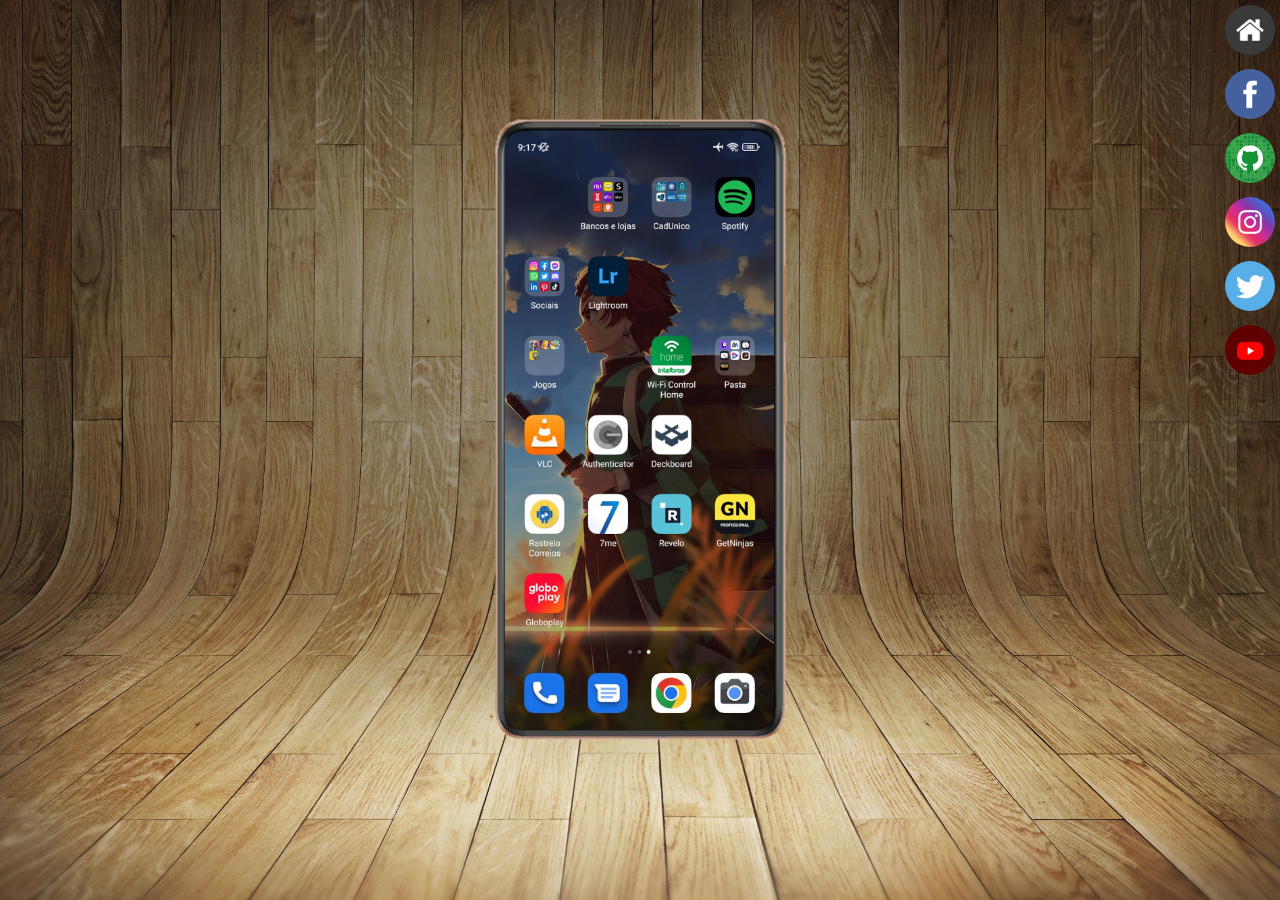
<file: index.html>
<!DOCTYPE html>
<html lang="pt-br">
<head>
    <meta charset="UTF-8">
    <meta http-equiv="X-UA-Compatible" content="IE=edge">
    <meta name="viewport" content="width=device-width, initial-scale=1.0">
    <title>Projetos Sociais</title>
    <link rel="shortcut icon" href="pacote-d013/favicon.ico" type="image/x-icon">
    <link rel="stylesheet" href="estilos/style.css">
</head>
<body>
    <main>
        <section id="telefone">
            <iframe src="home.html" name="tela" id="tela" frameborder="0">Seu navegador não é compativel com isso</iframe>
        </section>
        <section id="redes">
            <a href="home.html" target="tela"><img src="pacote-d013/imagens/logo-home.jpg" alt="Home"></a><br>

            <a href="facebook.html" target="tela"><img src="pacote-d013/imagens/logo-facebook.jpg" alt="Facebook"></a><br>

            <a href="github.html" target="tela"><img src="pacote-d013/imagens/logo-github.jpg" alt="GitHub"></a><br>

            <a href="instagram.html" target="tela"><img src="pacote-d013/imagens/logo-instagram.jpg" alt="Instagrm"></a><br>

            <a href="twitter.html" target="tela"><img src="pacote-d013/imagens/logo-twitter.jpg" alt="Twitter"></a><br>

            <a href="youtube.html" target="tela"><img src="pacote-d013/imagens/logo-youtube.jpg" alt="Youtube"></a><br>
        </section>
    </main>
</body>
</html>
</file>
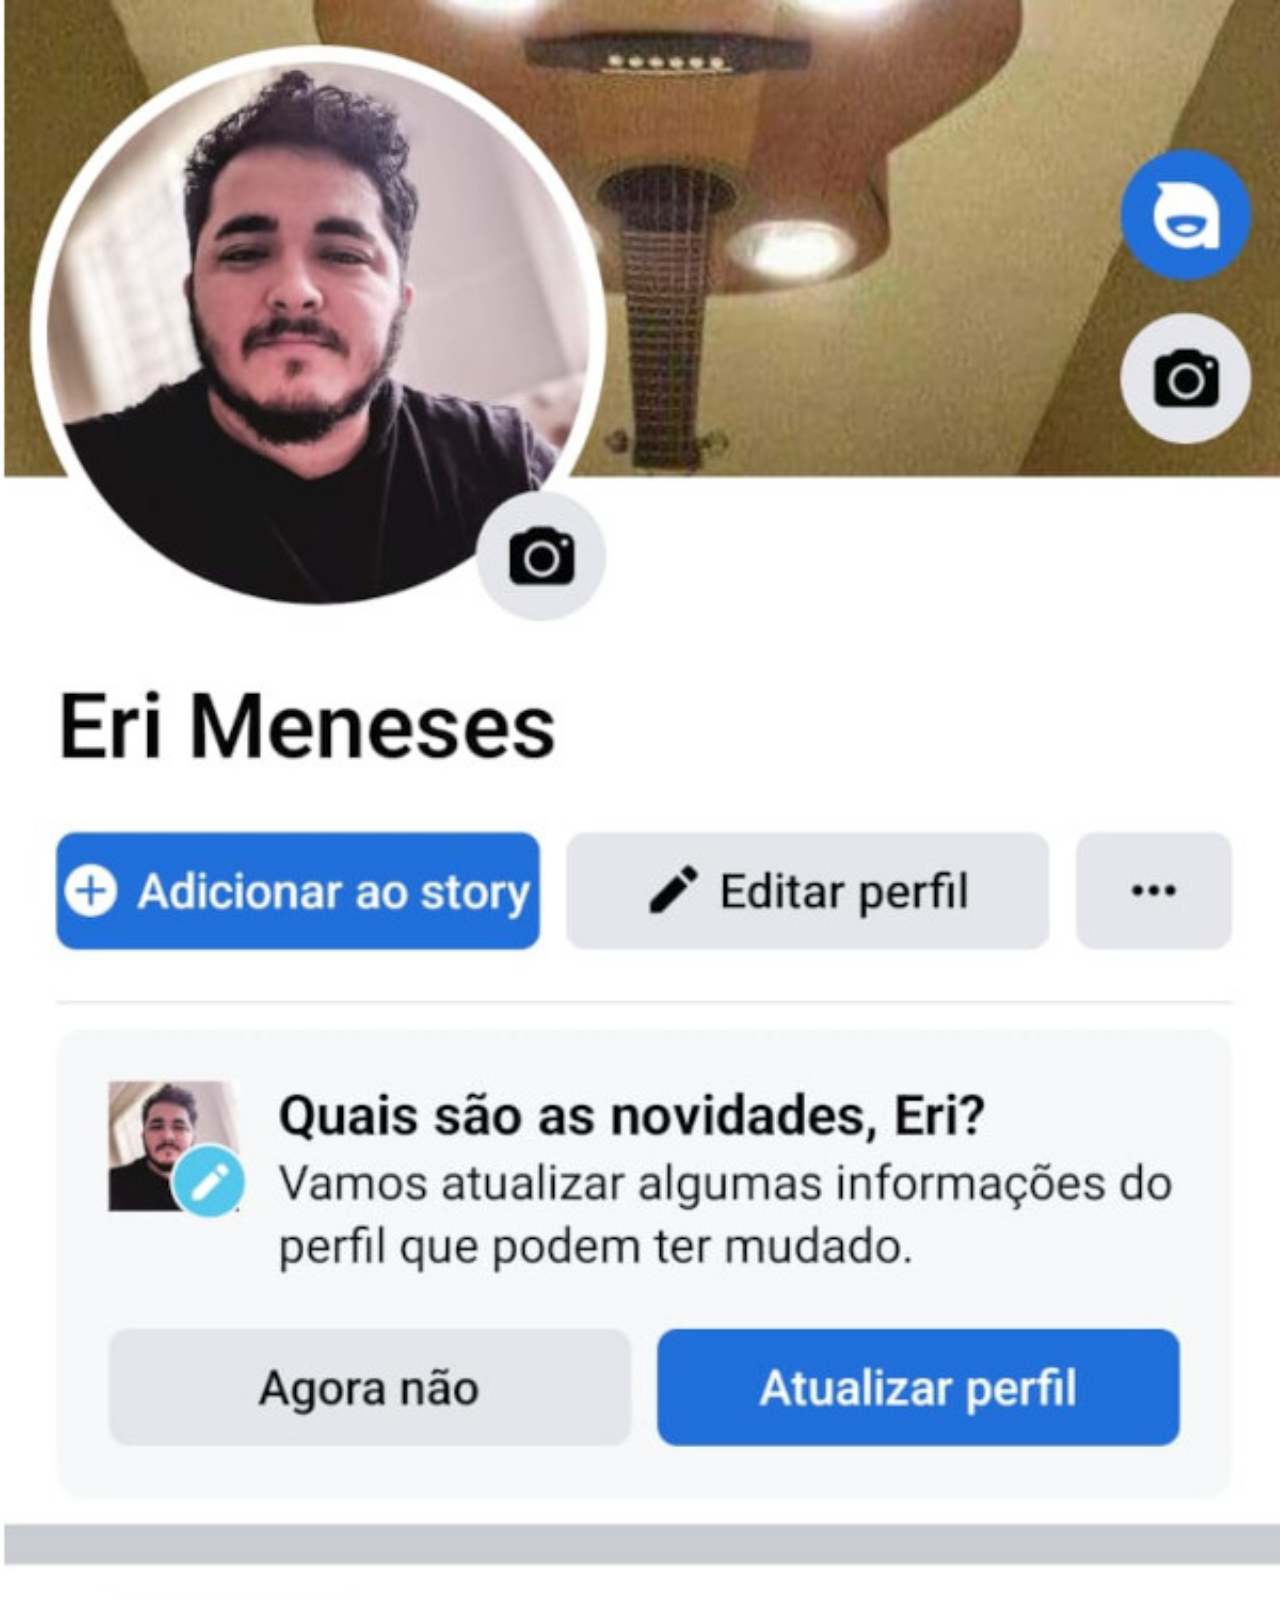
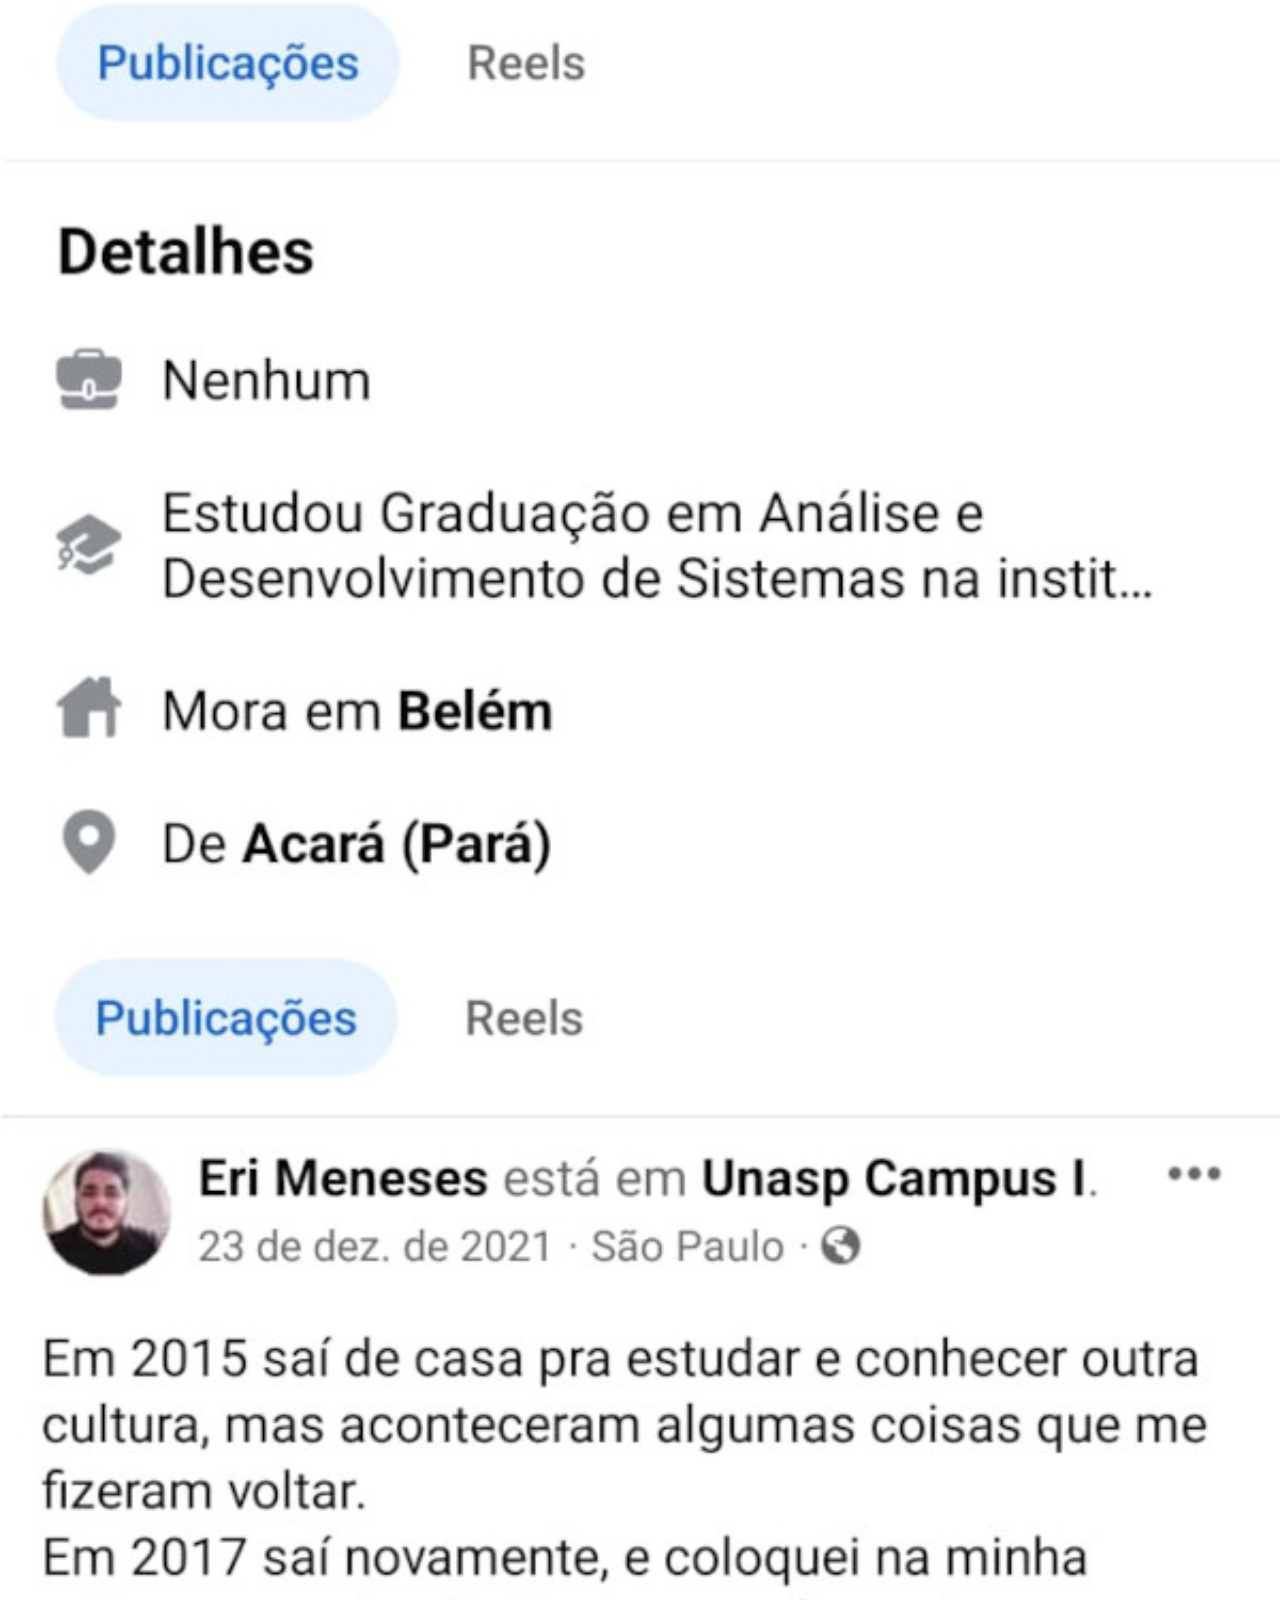
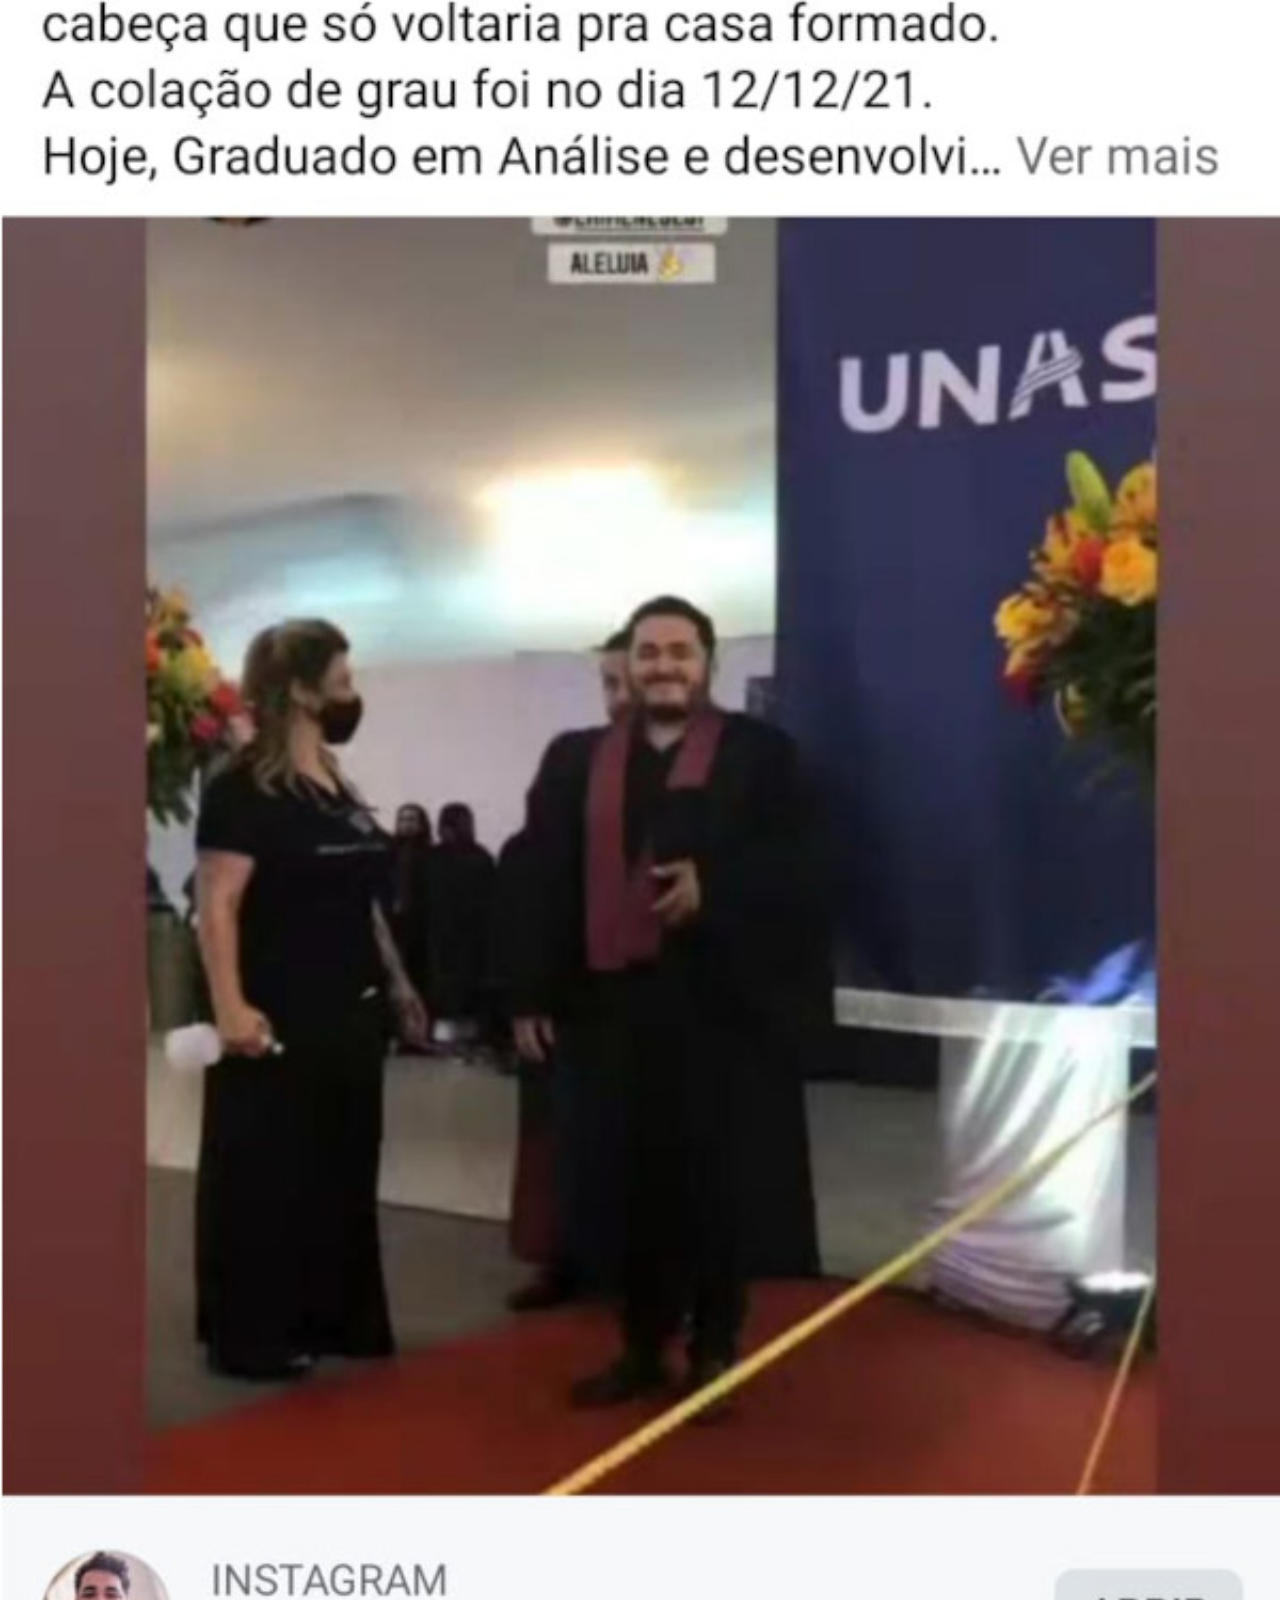
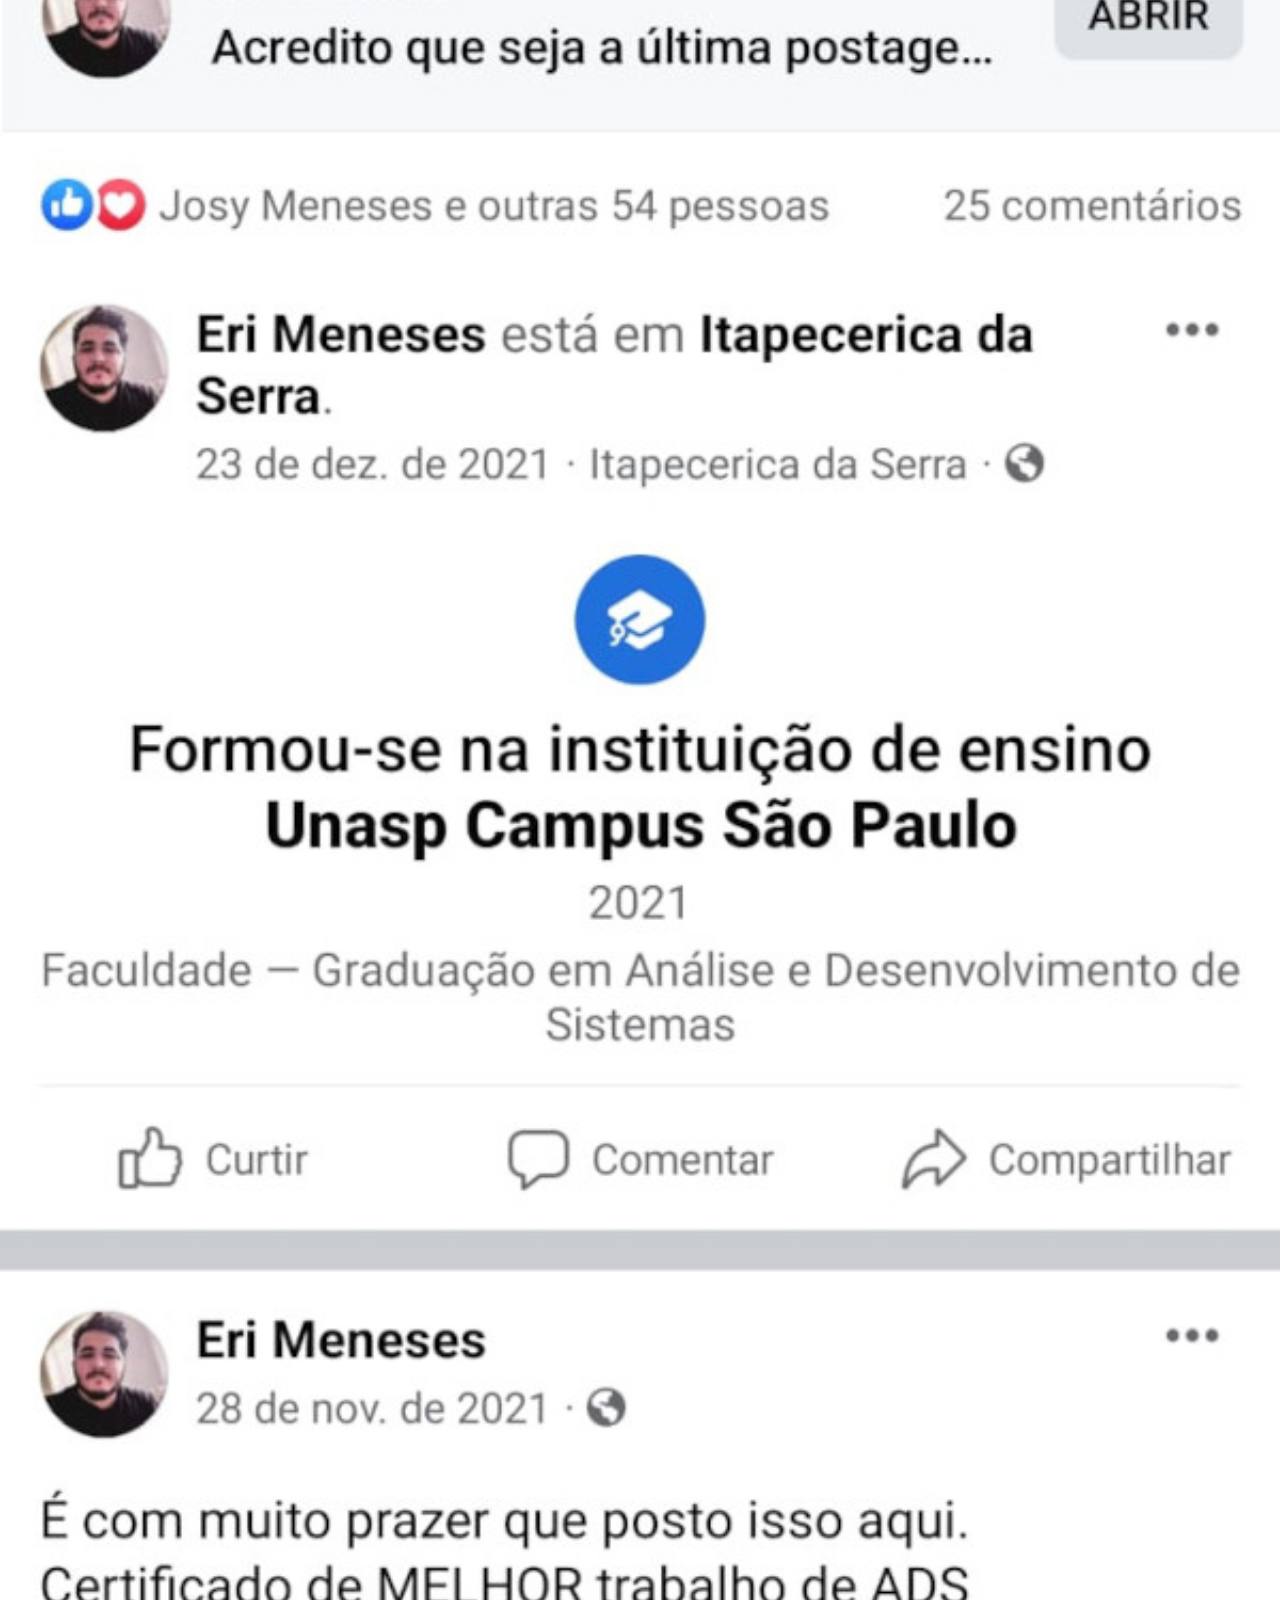
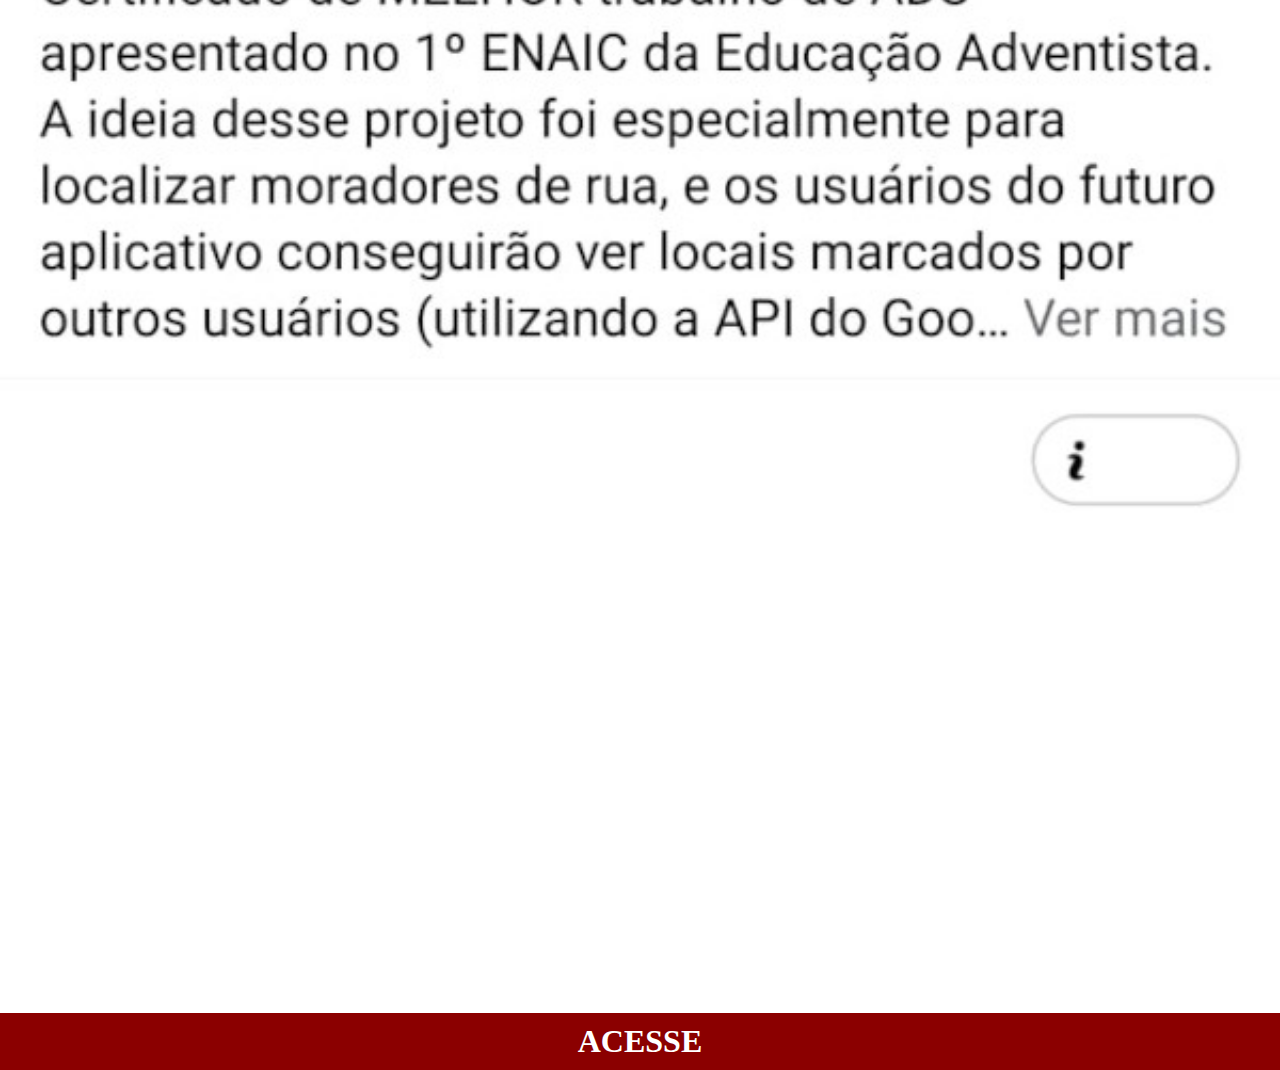
<file: facebook.html>
<!DOCTYPE html>
<html lang="pt-br">
<head>
    <meta charset="UTF-8">
    <meta http-equiv="X-UA-Compatible" content="IE=edge">
    <meta name="viewport" content="width=device-width, initial-scale=1.0">
    <title>Facebook</title>
    <link rel="stylesheet" href="estilo/style.css">
</head>
<body>
    <img src="pacote-d013/imagens/facebook.jpeg" alt="Facebook">
    <a href="https://www.facebook.com/eri.ferreira.35">ACESSE</a>
</body>
</html>
</file>
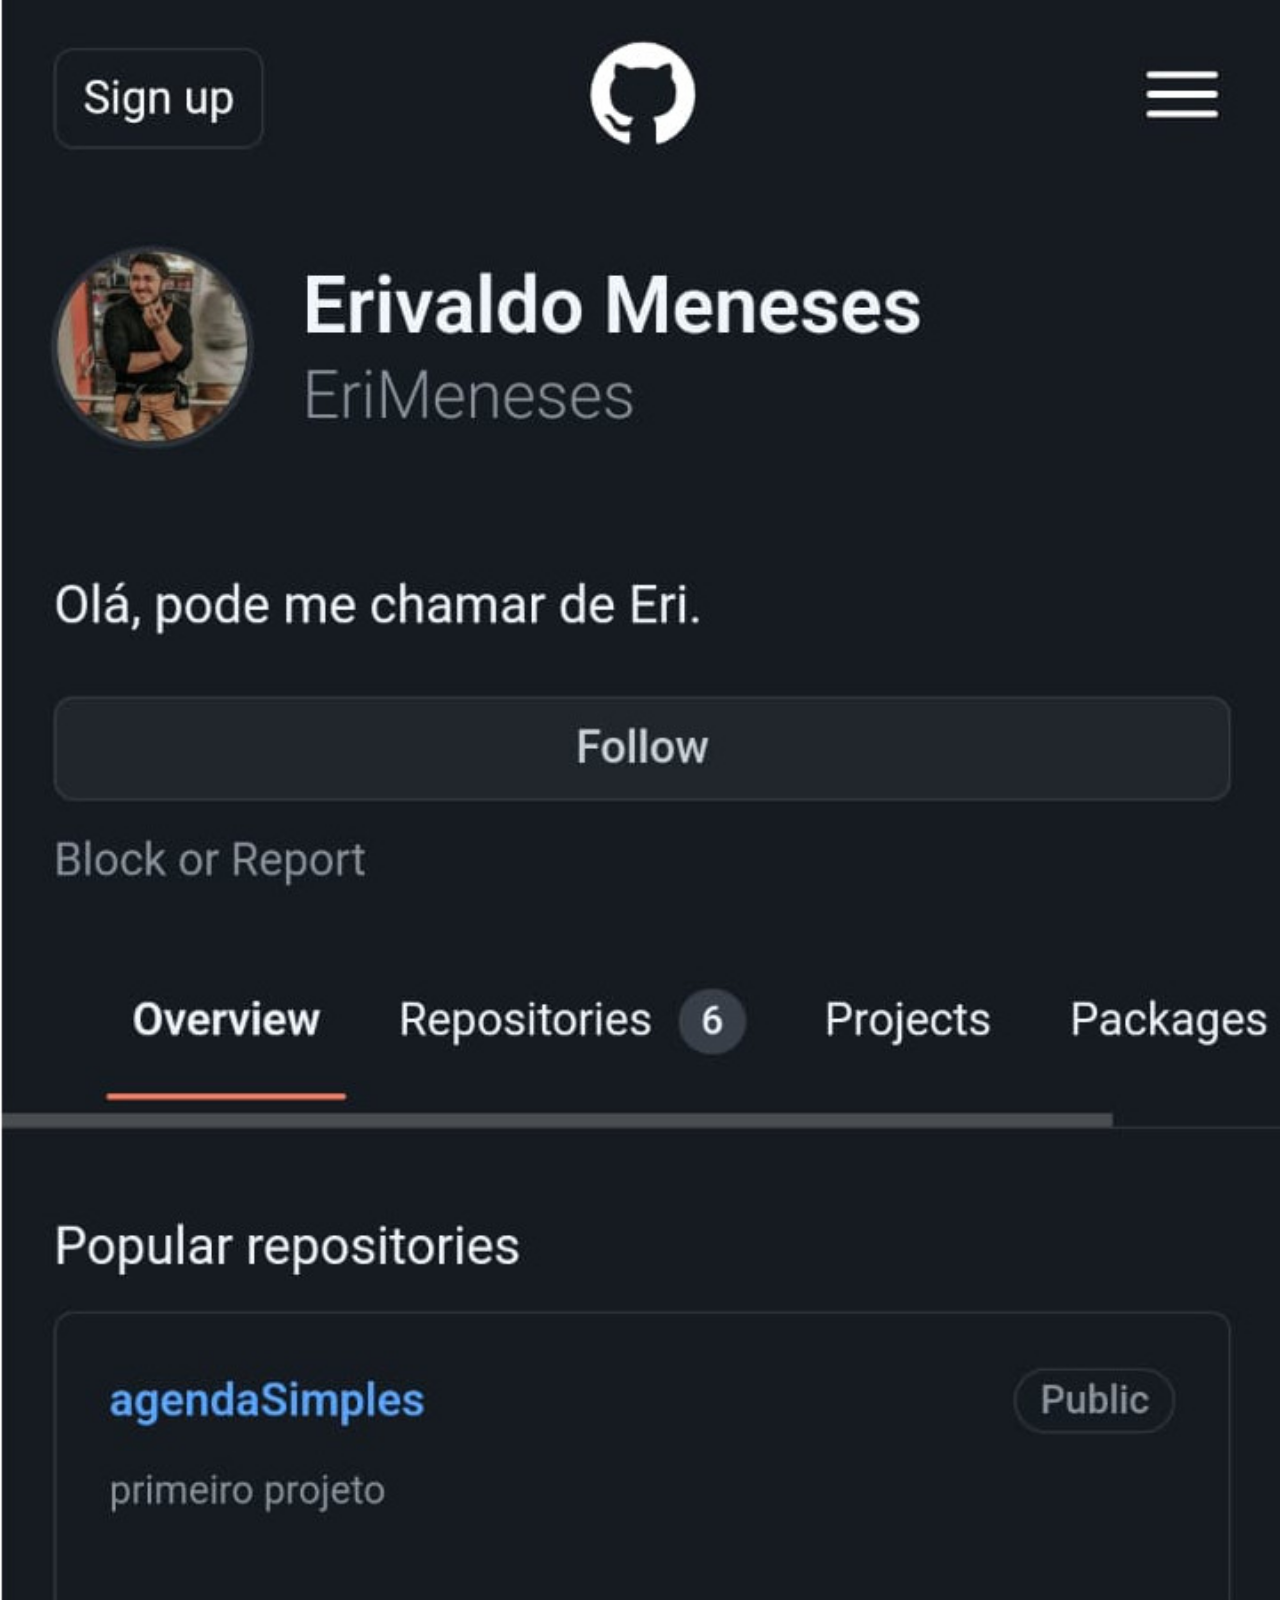
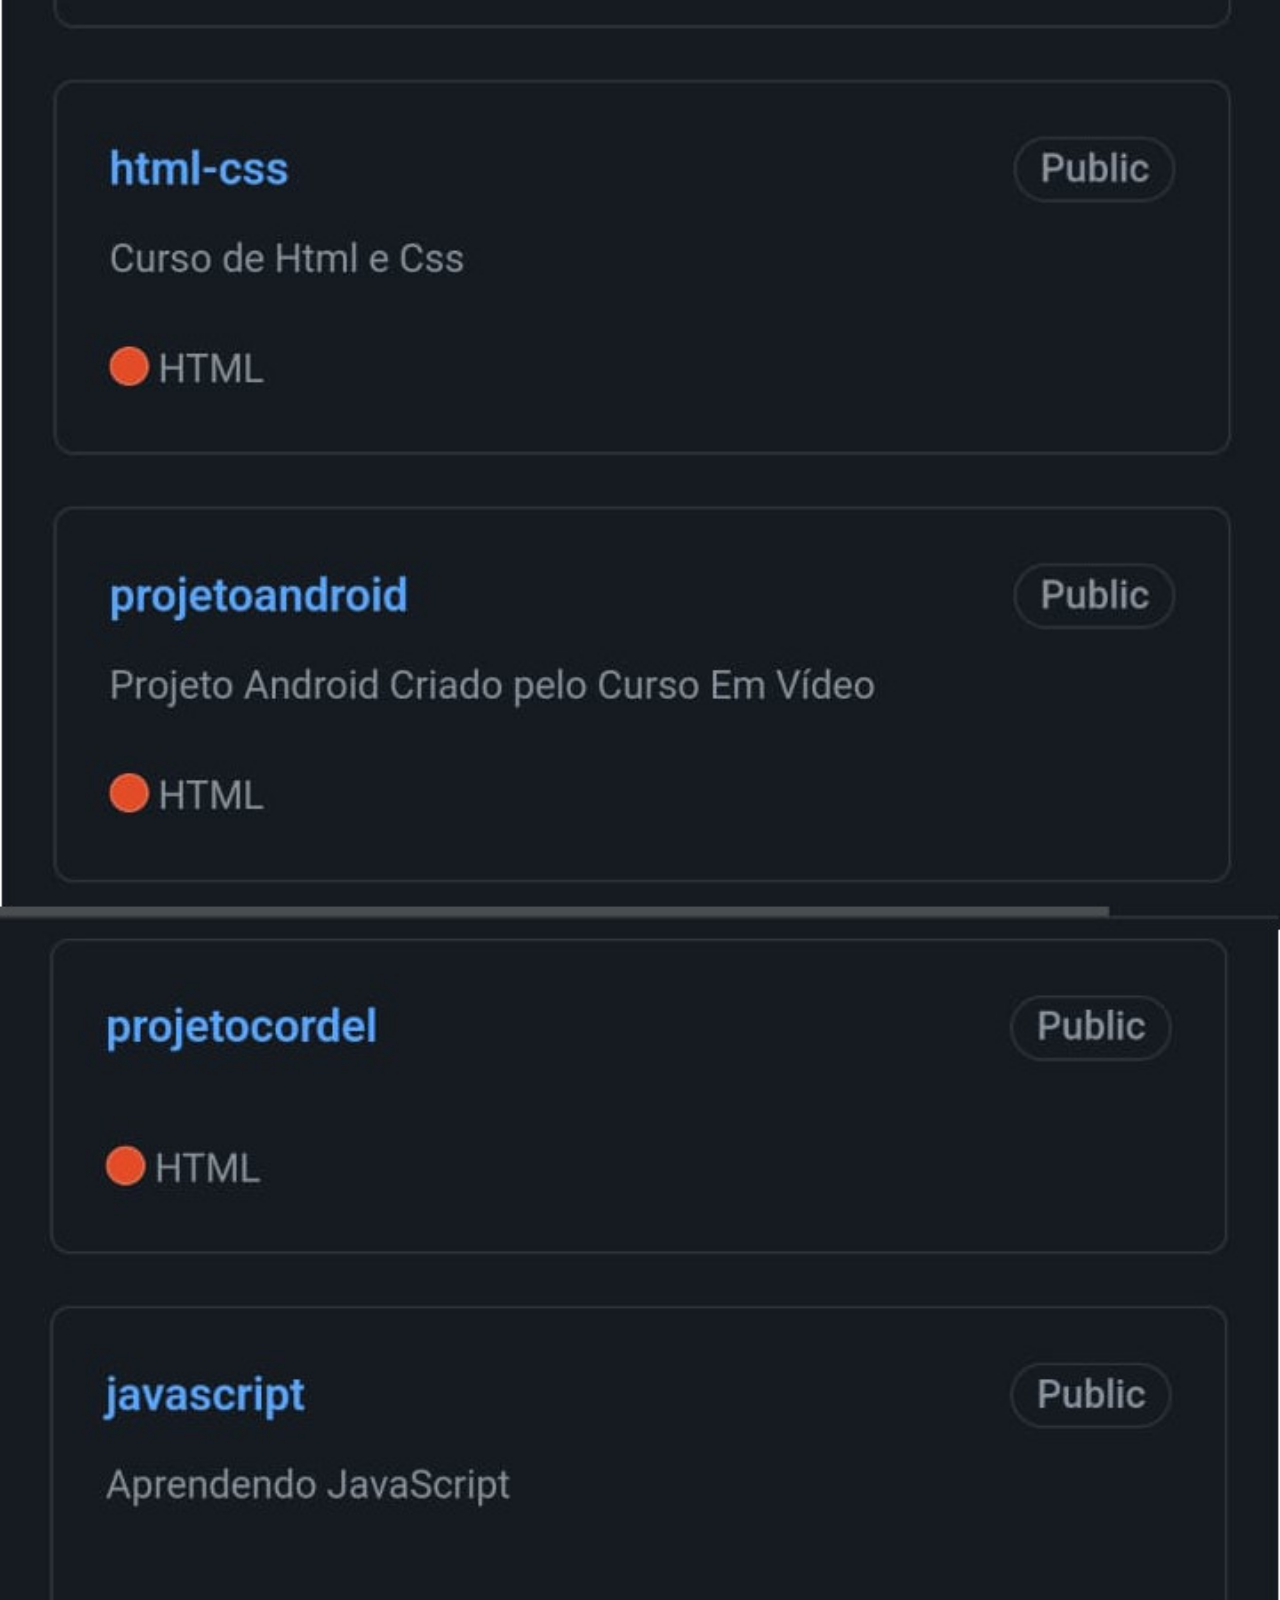
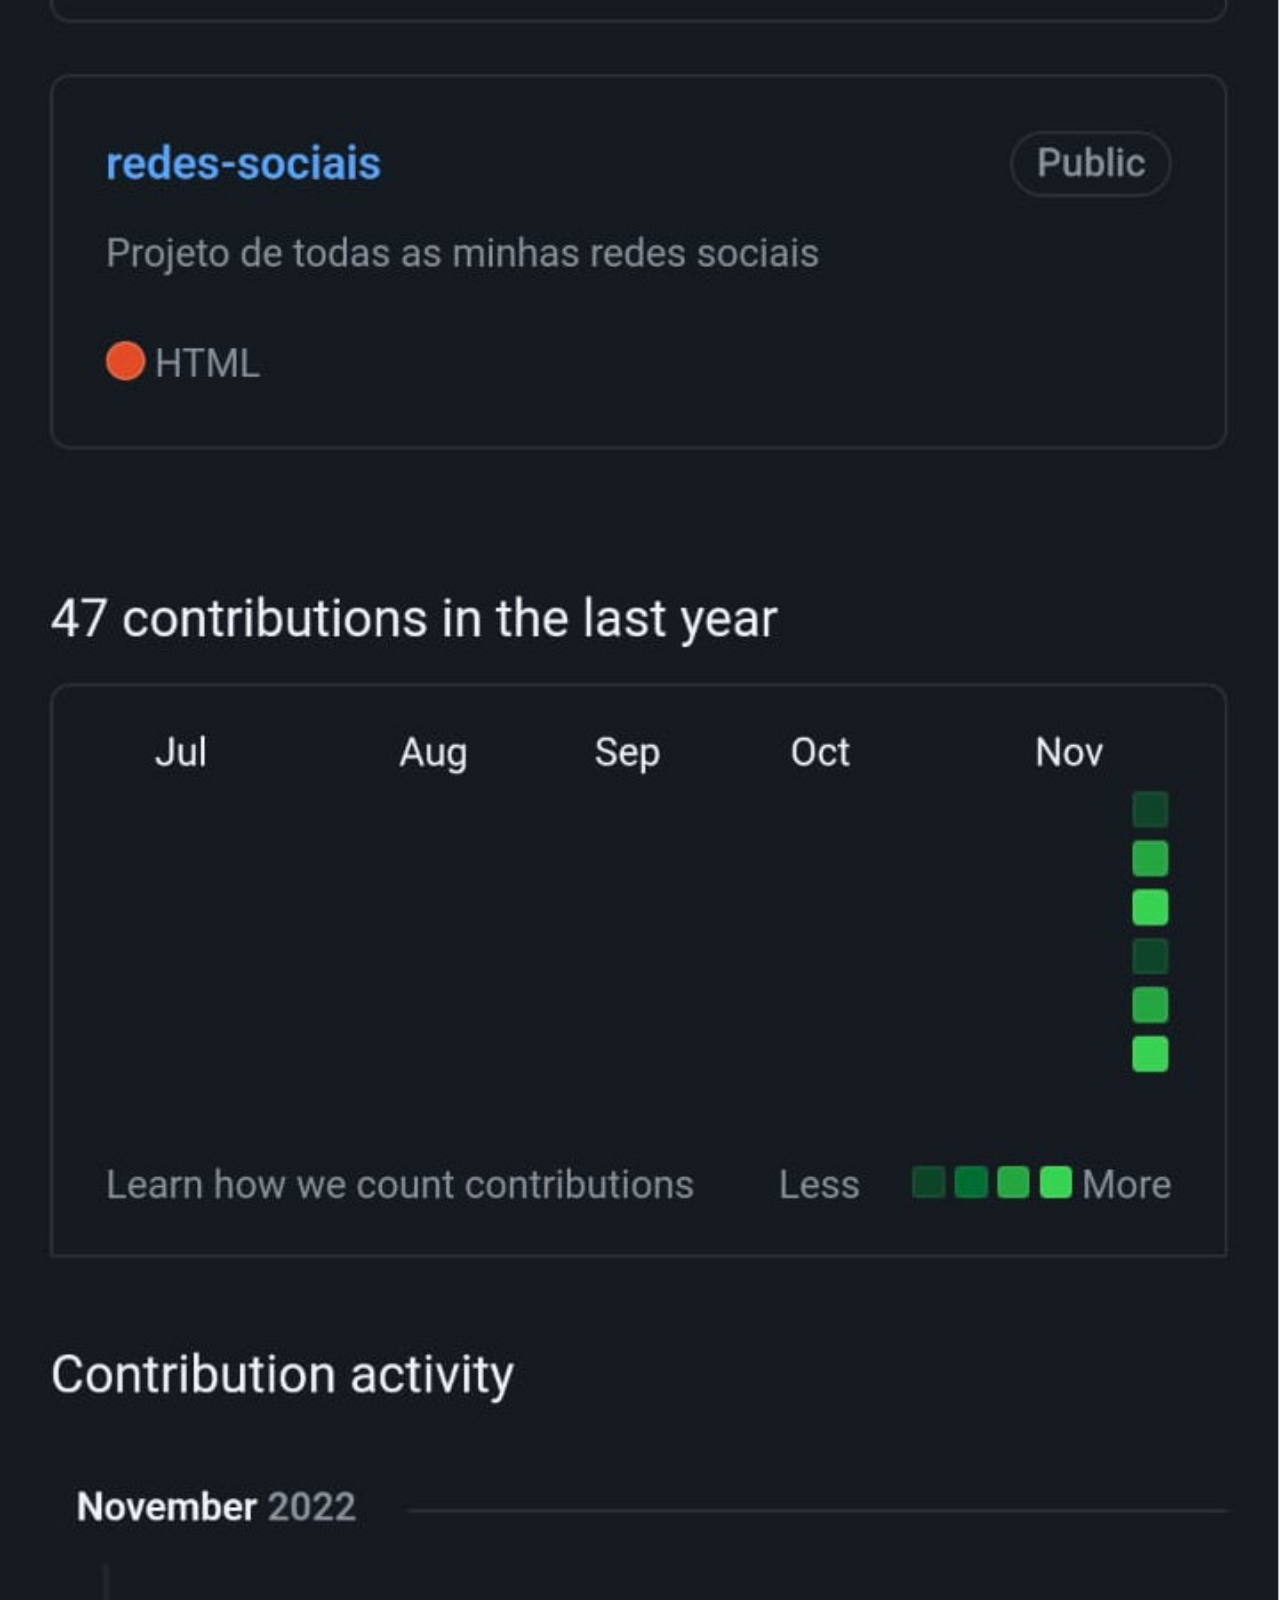
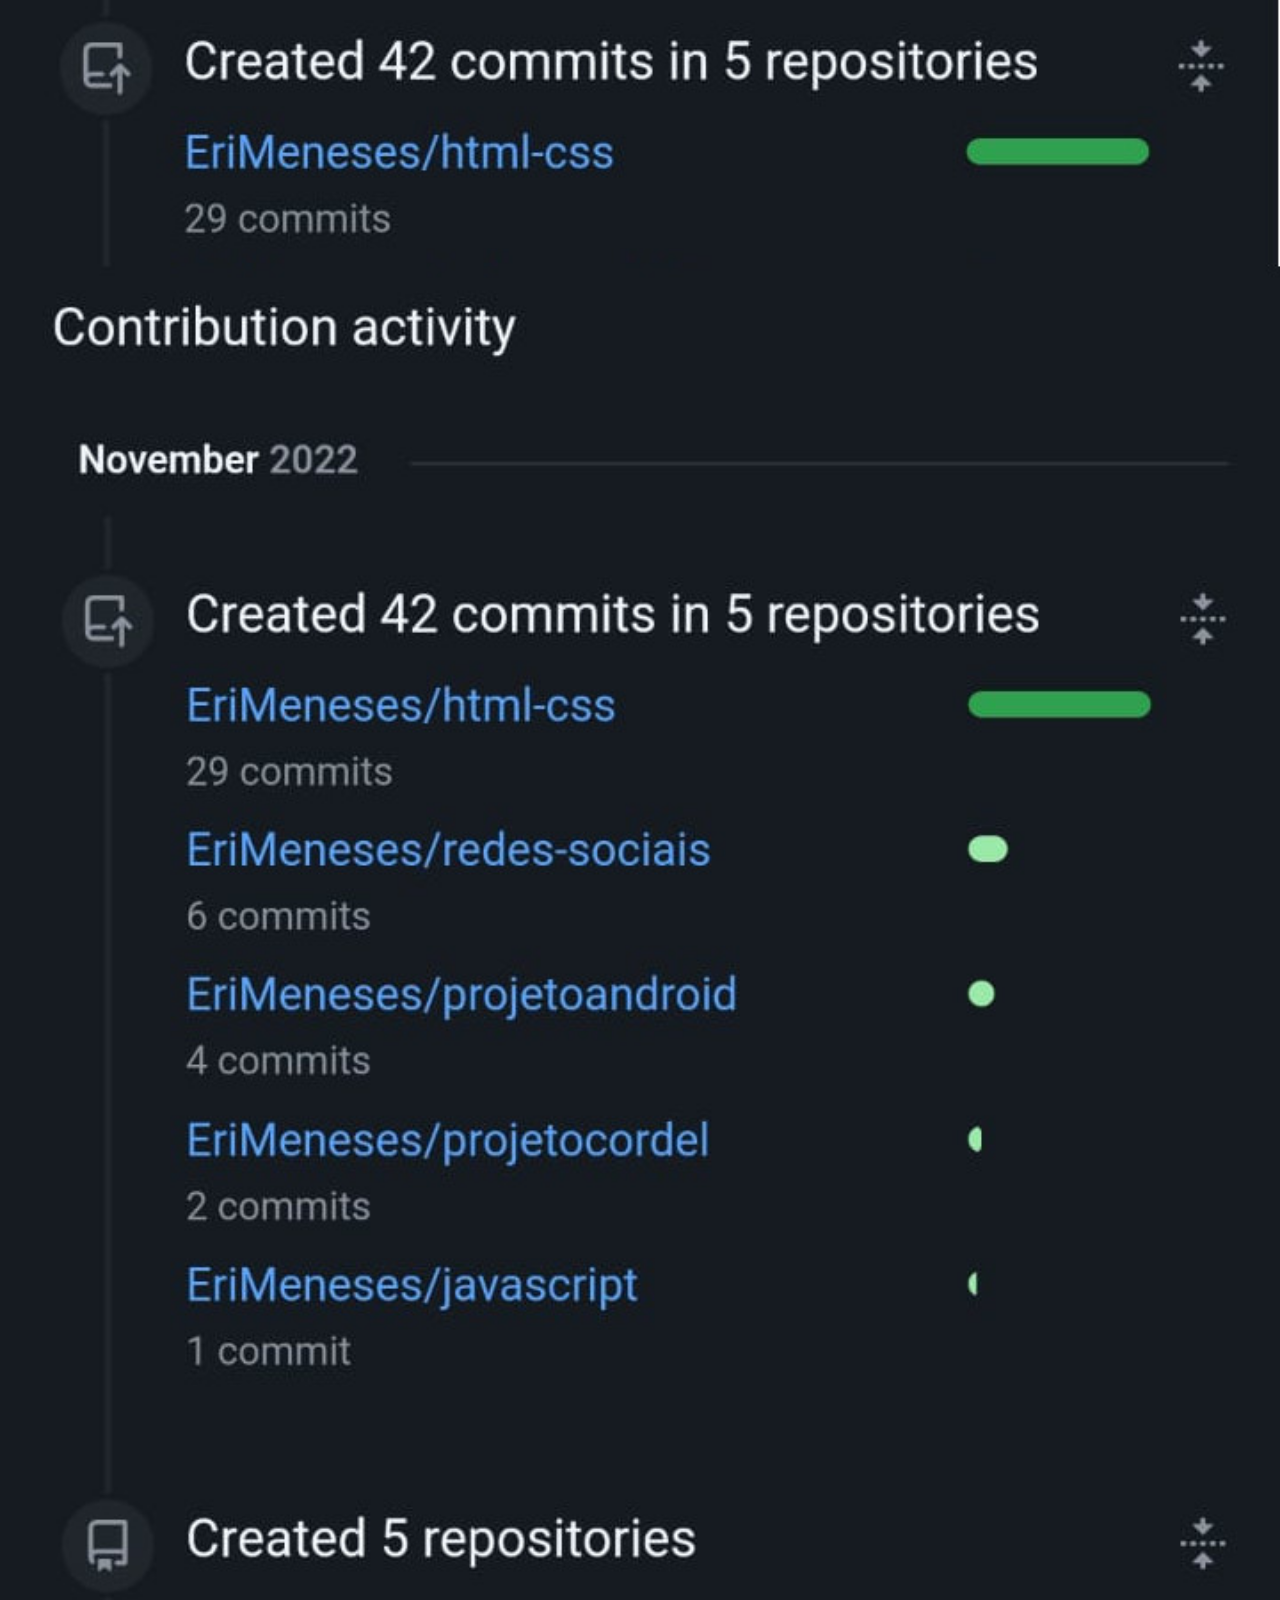
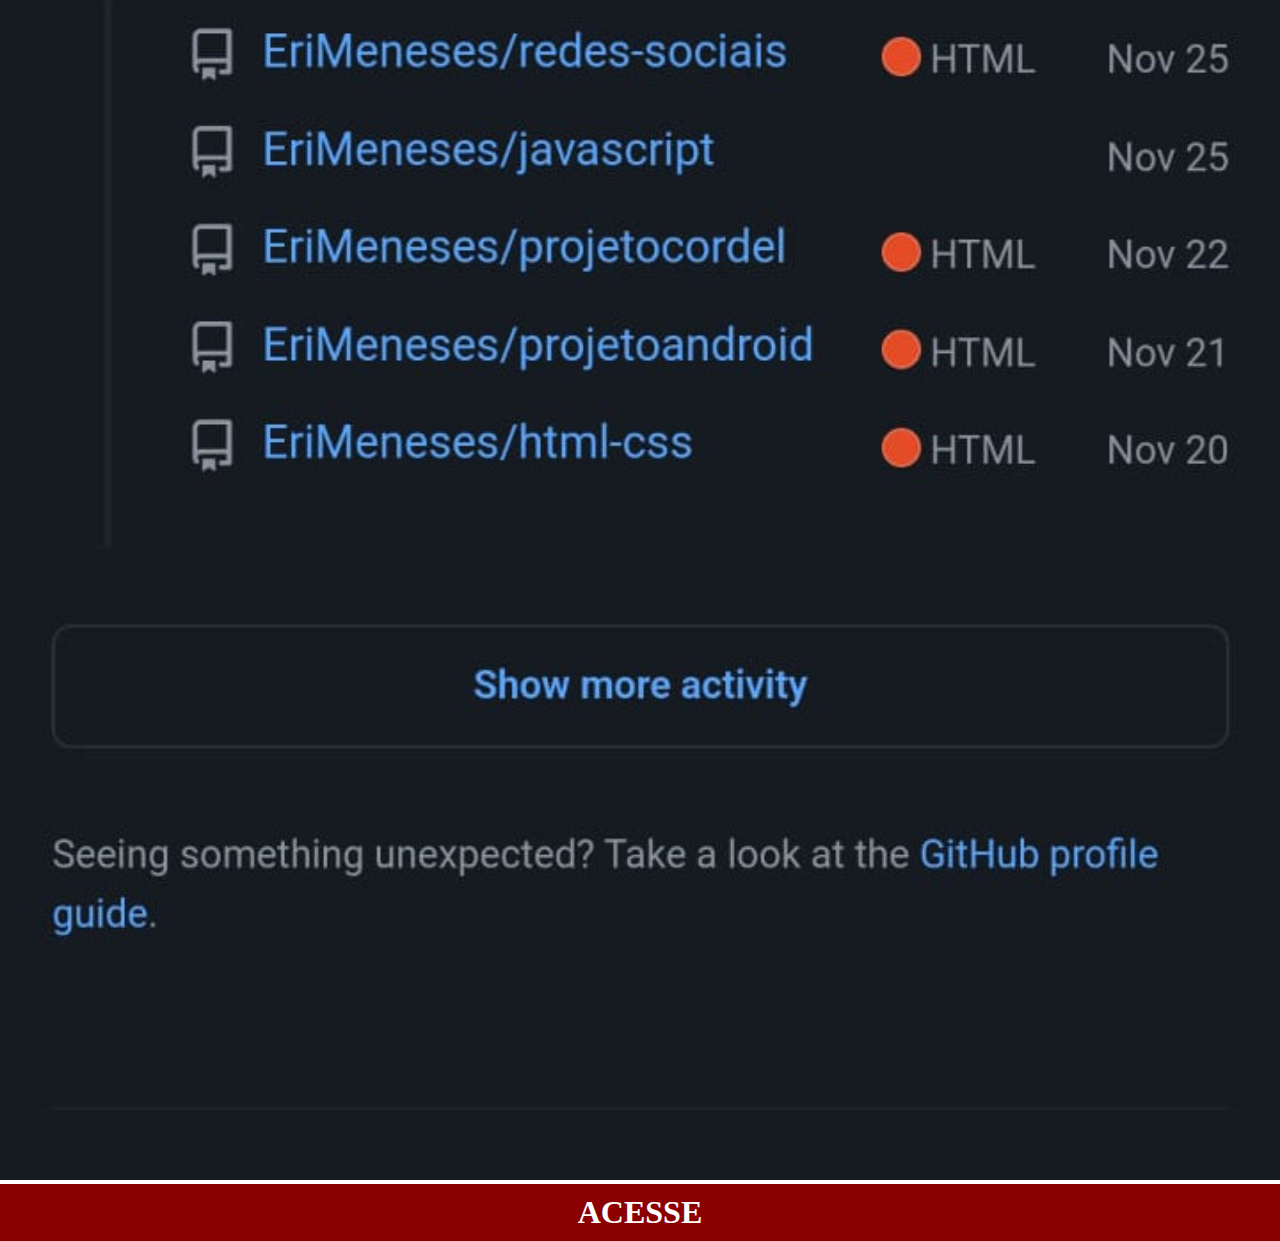
<file: github.html>
<!DOCTYPE html>
<html lang="pt-br">
<head>
    <meta charset="UTF-8">
    <meta http-equiv="X-UA-Compatible" content="IE=edge">
    <meta name="viewport" content="width=device-width, initial-scale=1.0">
    <title>GitHub</title>
    <link rel="stylesheet" href="estilo/style.css">
</head>
<body>
    <img src="pacote-d013/imagens/telagithub.jpeg" alt="GitHub">
    <a href="https://github.com/EriMeneses" target="_blank">ACESSE</a>
</body>
</html>
</file>
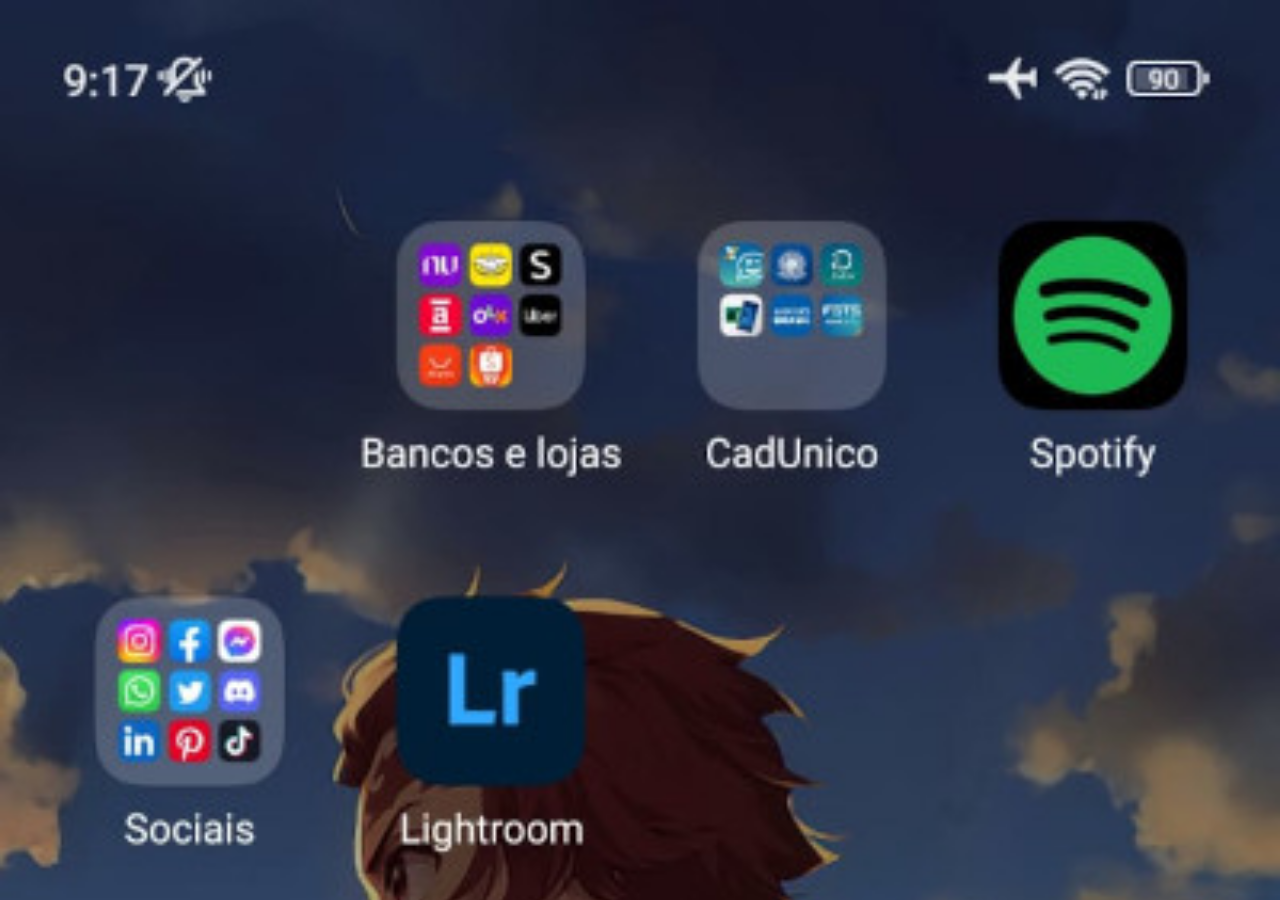
<file: home.html>
<!DOCTYPE html>
<html lang="pt-br">
<head>
    <meta charset="UTF-8">
    <meta http-equiv="X-UA-Compatible" content="IE=edge">
    <meta name="viewport" content="width=device-width, initial-scale=1.0">
    <title>Home</title>
    <style>
        *{
            margin: 0px;
            padding: 0px;
        }
        body{
            width: 100vw;
            height: 100vh;
            background: black url('./pacote-d013/imagens/home.jpeg') no-repeat top center;
            background-size: cover;
        }
    </style>
</head>
<body>
    
</body>
</html>
</file>
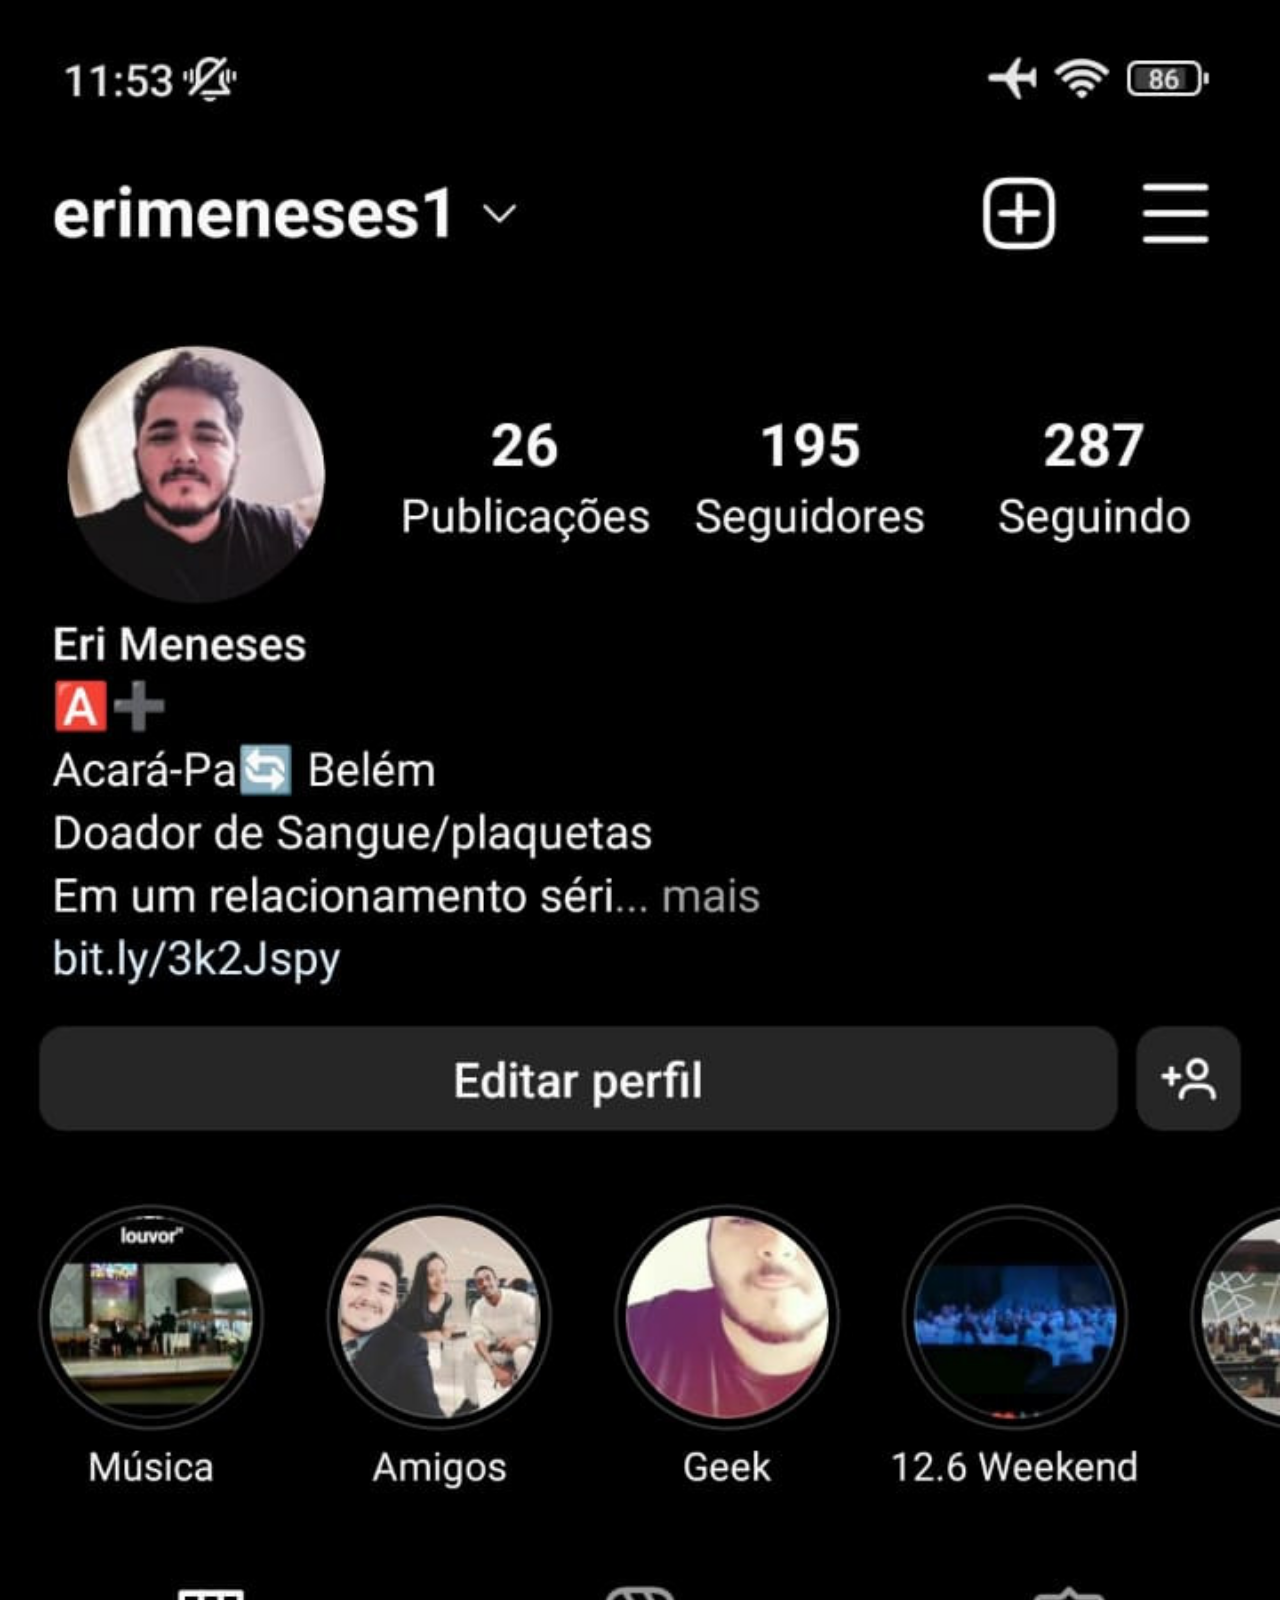
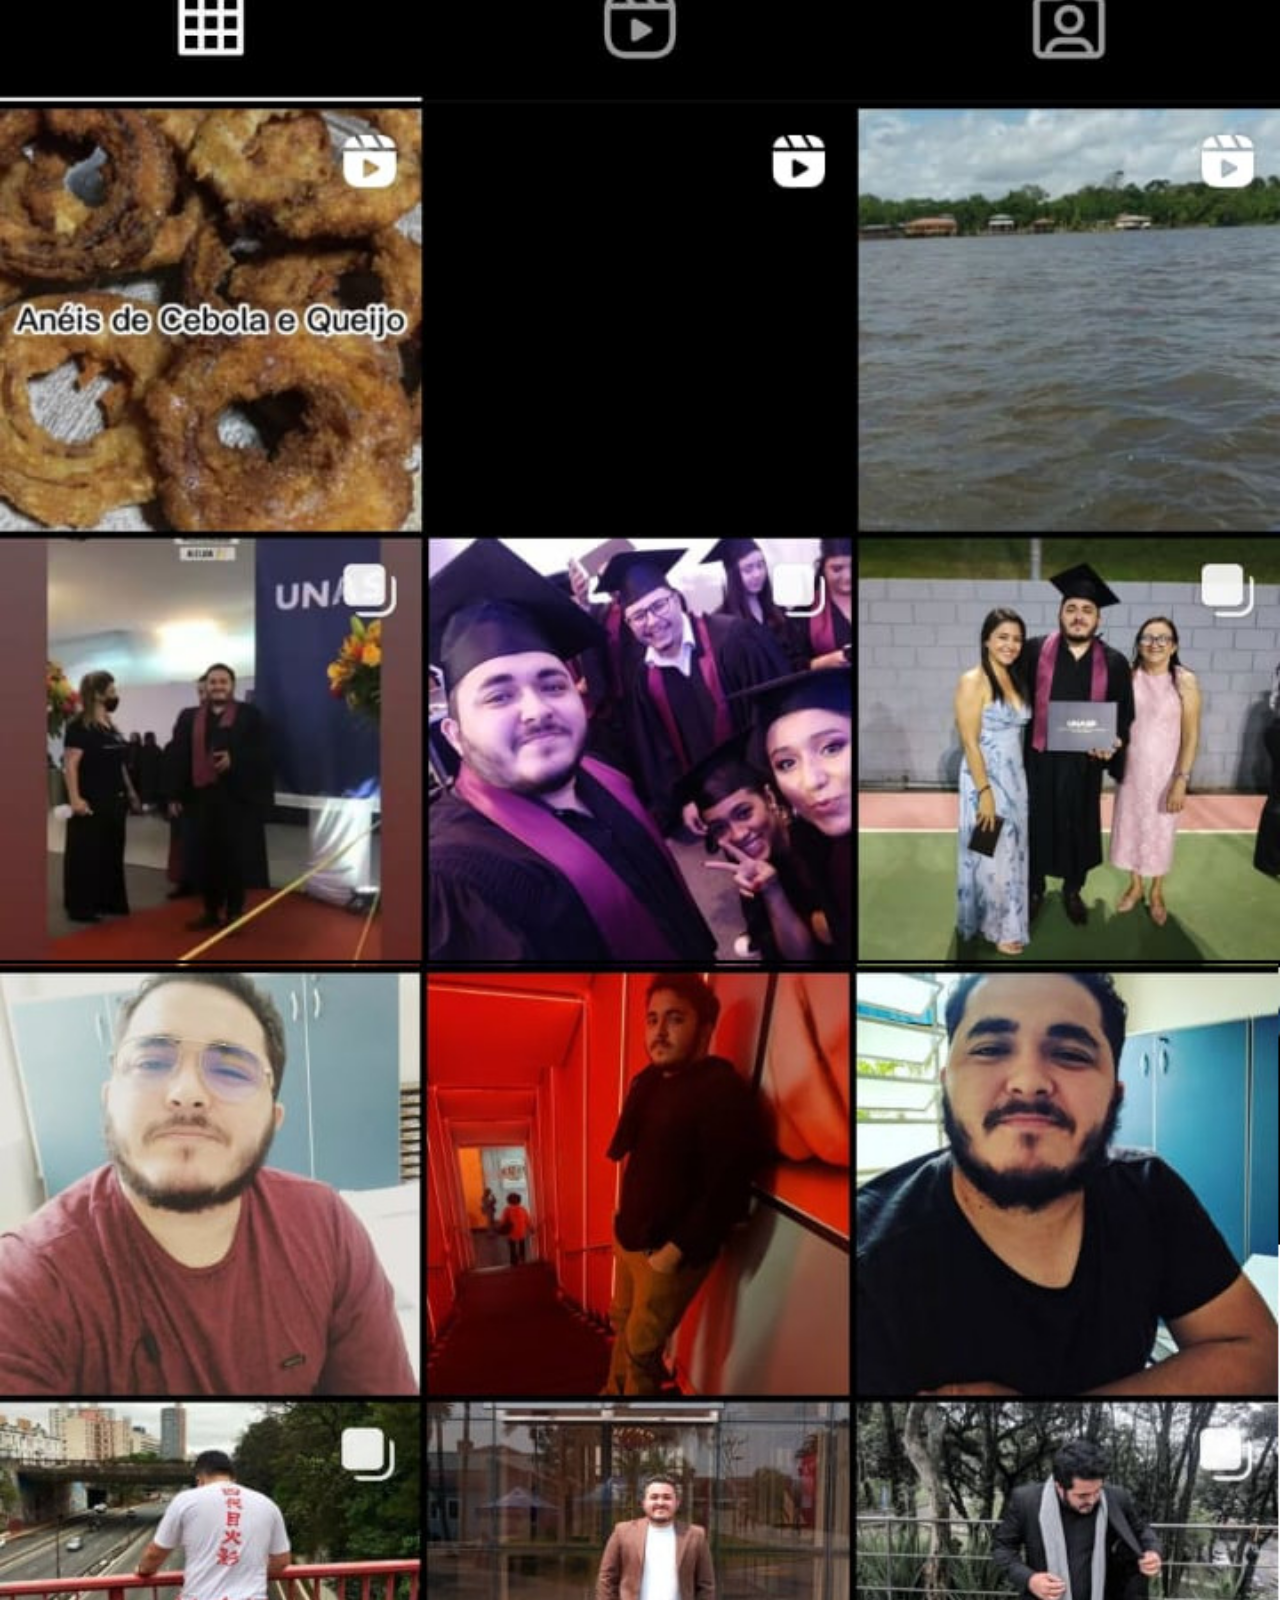
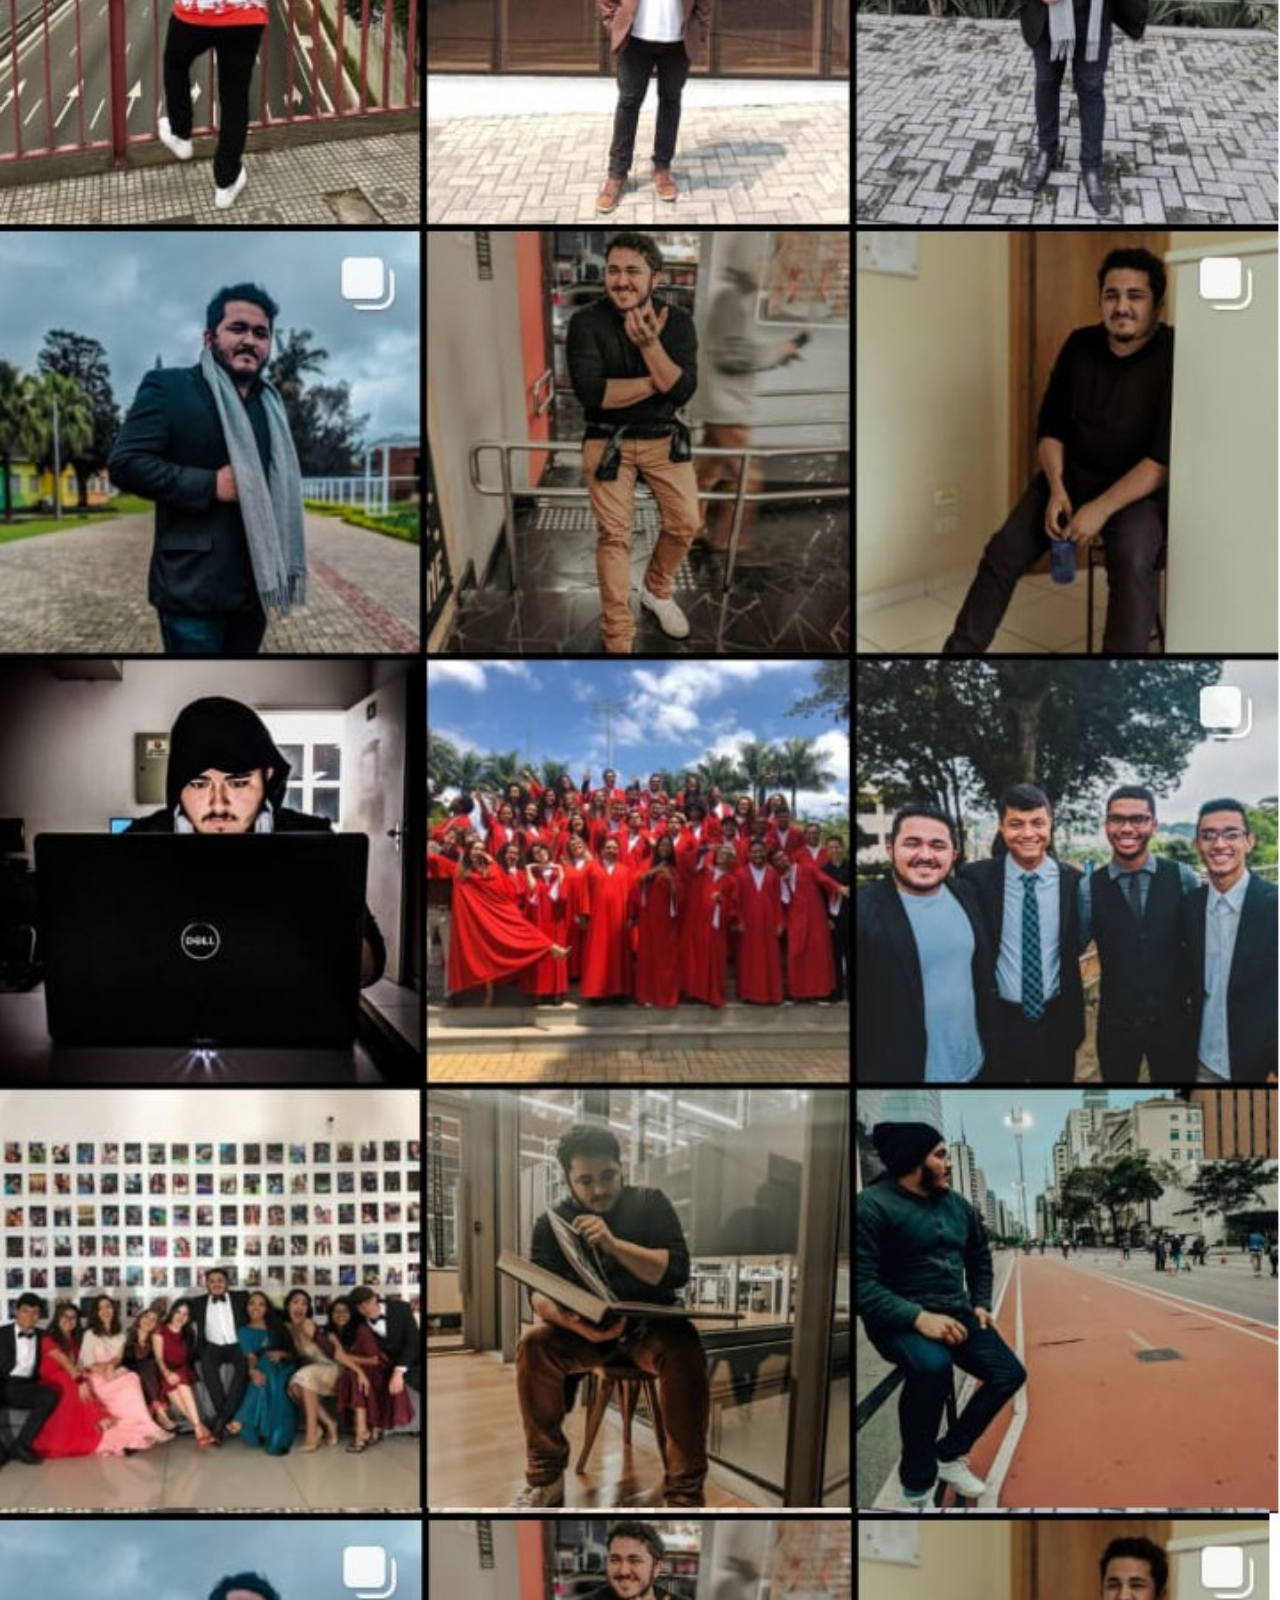
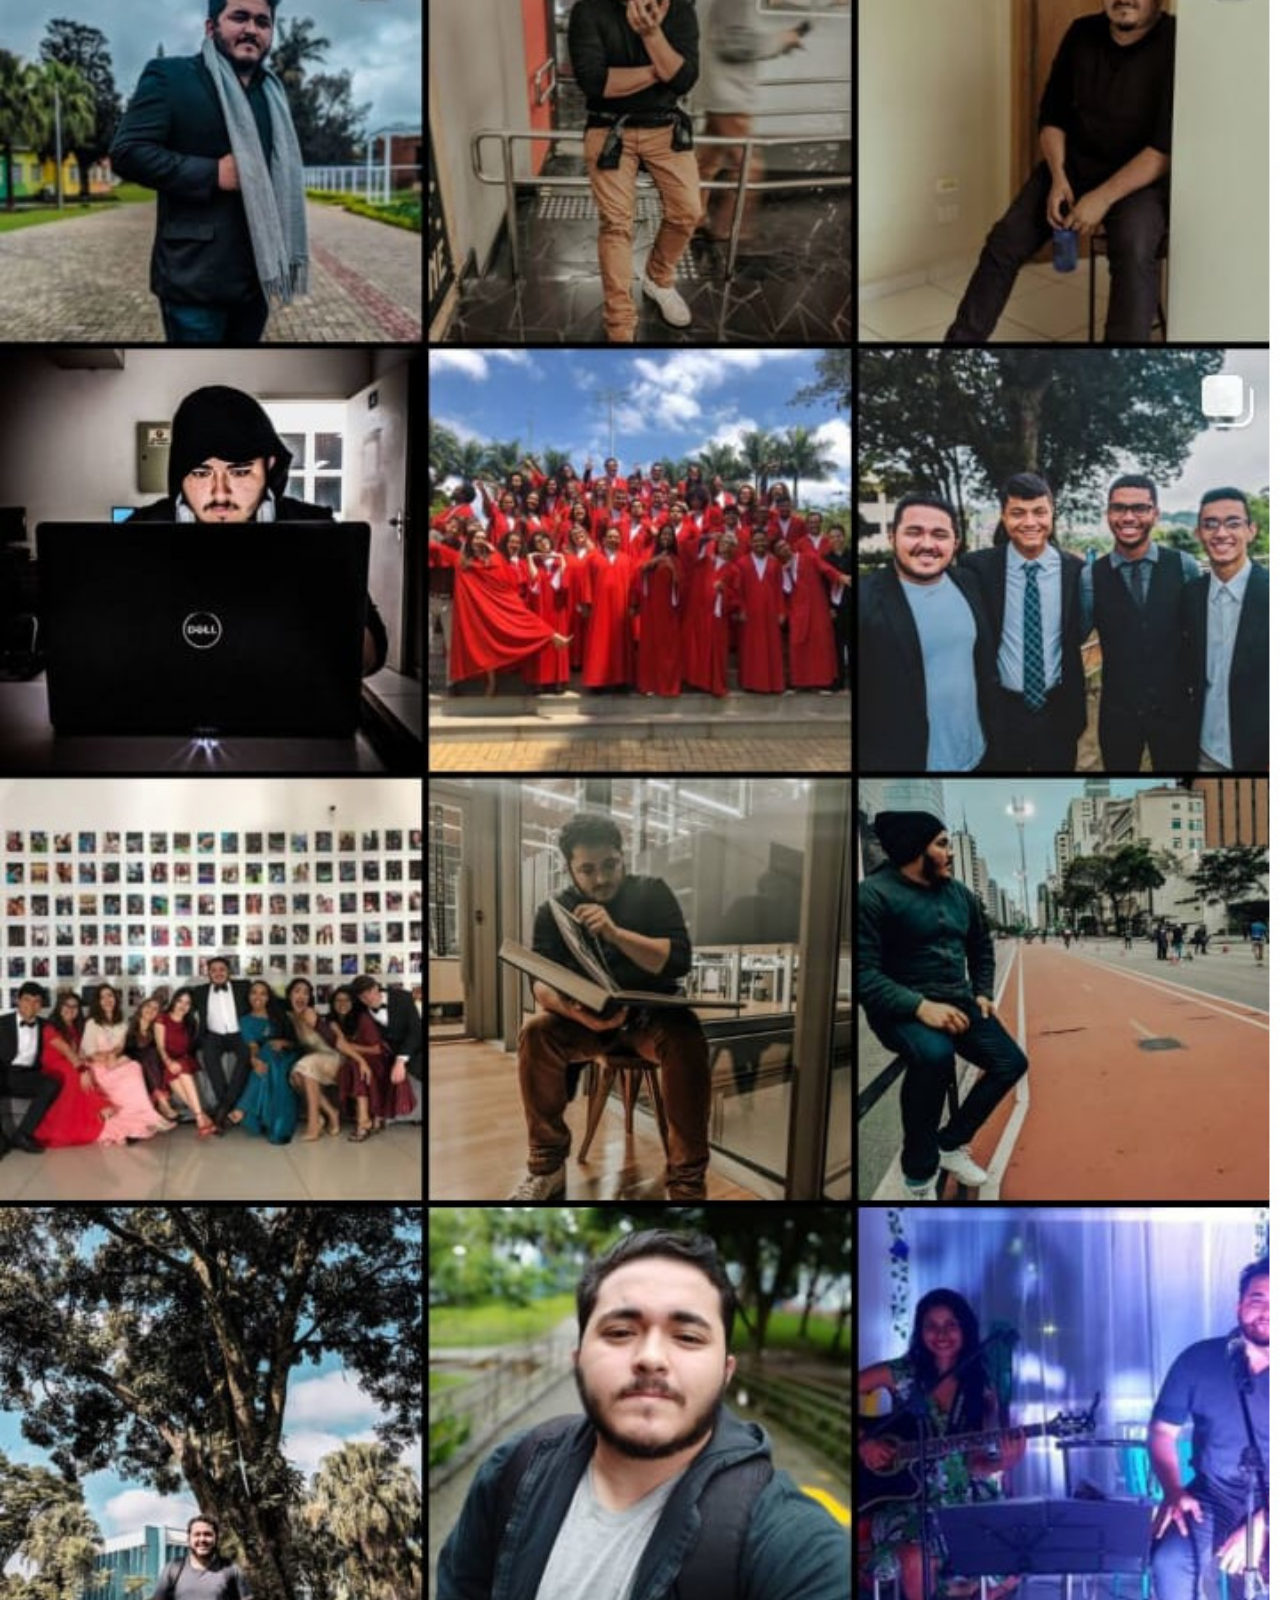
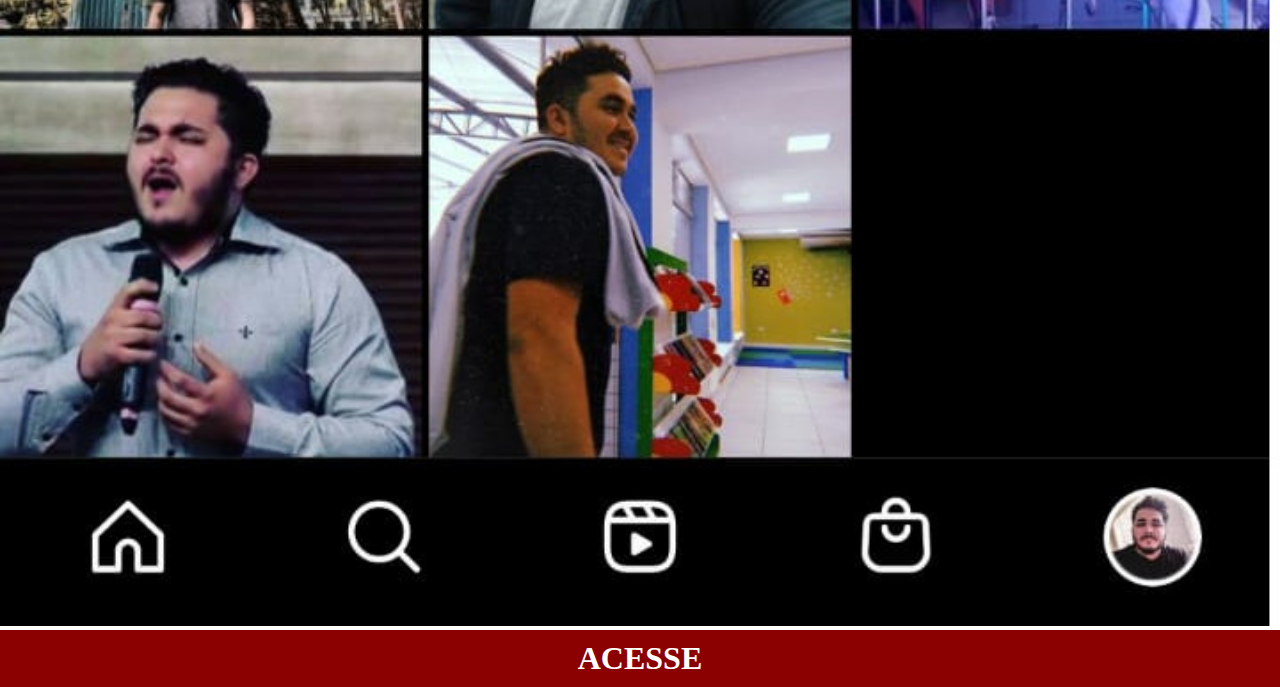
<file: instagram.html>
<!DOCTYPE html>
<html lang="pt-br">
<head>
    <meta charset="UTF-8">
    <meta http-equiv="X-UA-Compatible" content="IE=edge">
    <meta name="viewport" content="width=device-width, initial-scale=1.0">
    <title>Document</title>
    <link rel="stylesheet" href="estilo/style.css">
</head>
<body>
    <img src="pacote-d013/imagens/telainstagram.jpeg" alt="Instagram">
    <a href="https://www.instagram.com/erimeneses1/" target="_blank">ACESSE</a>
</body>
</html>
</file>
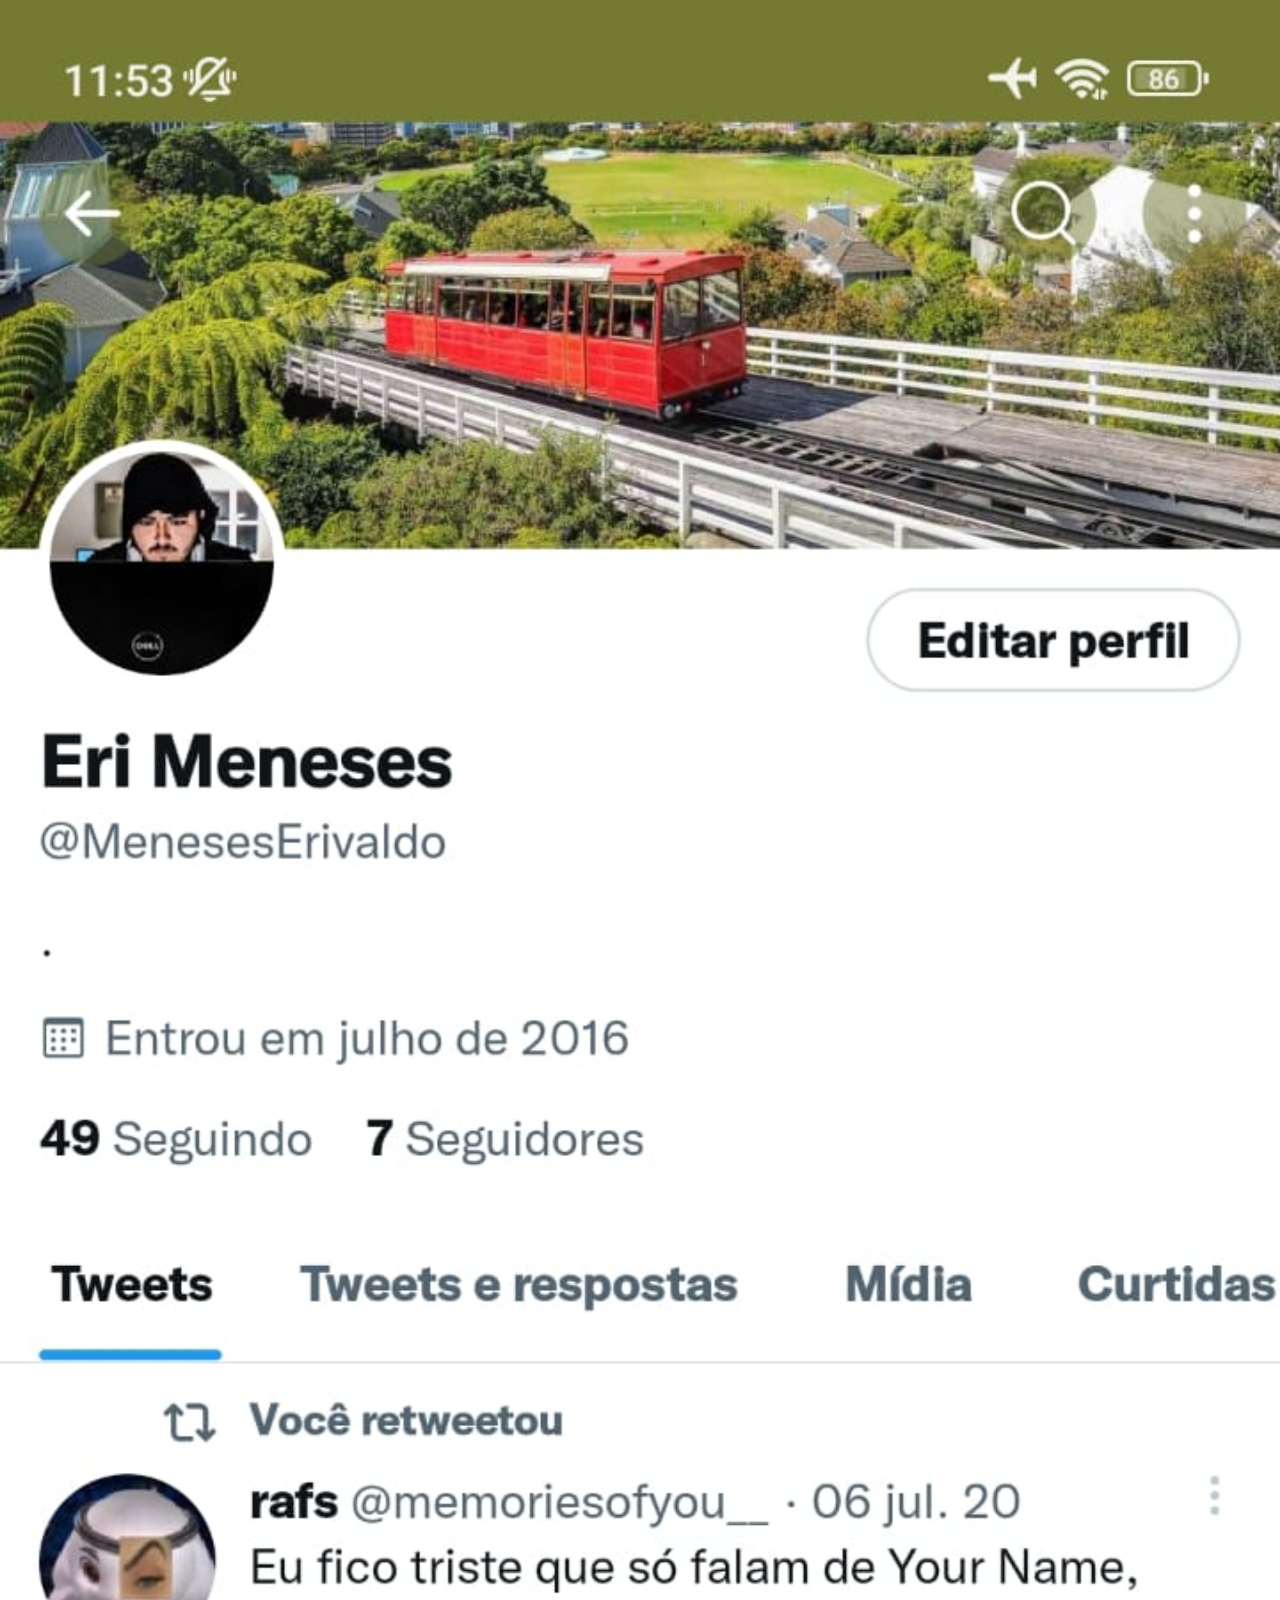
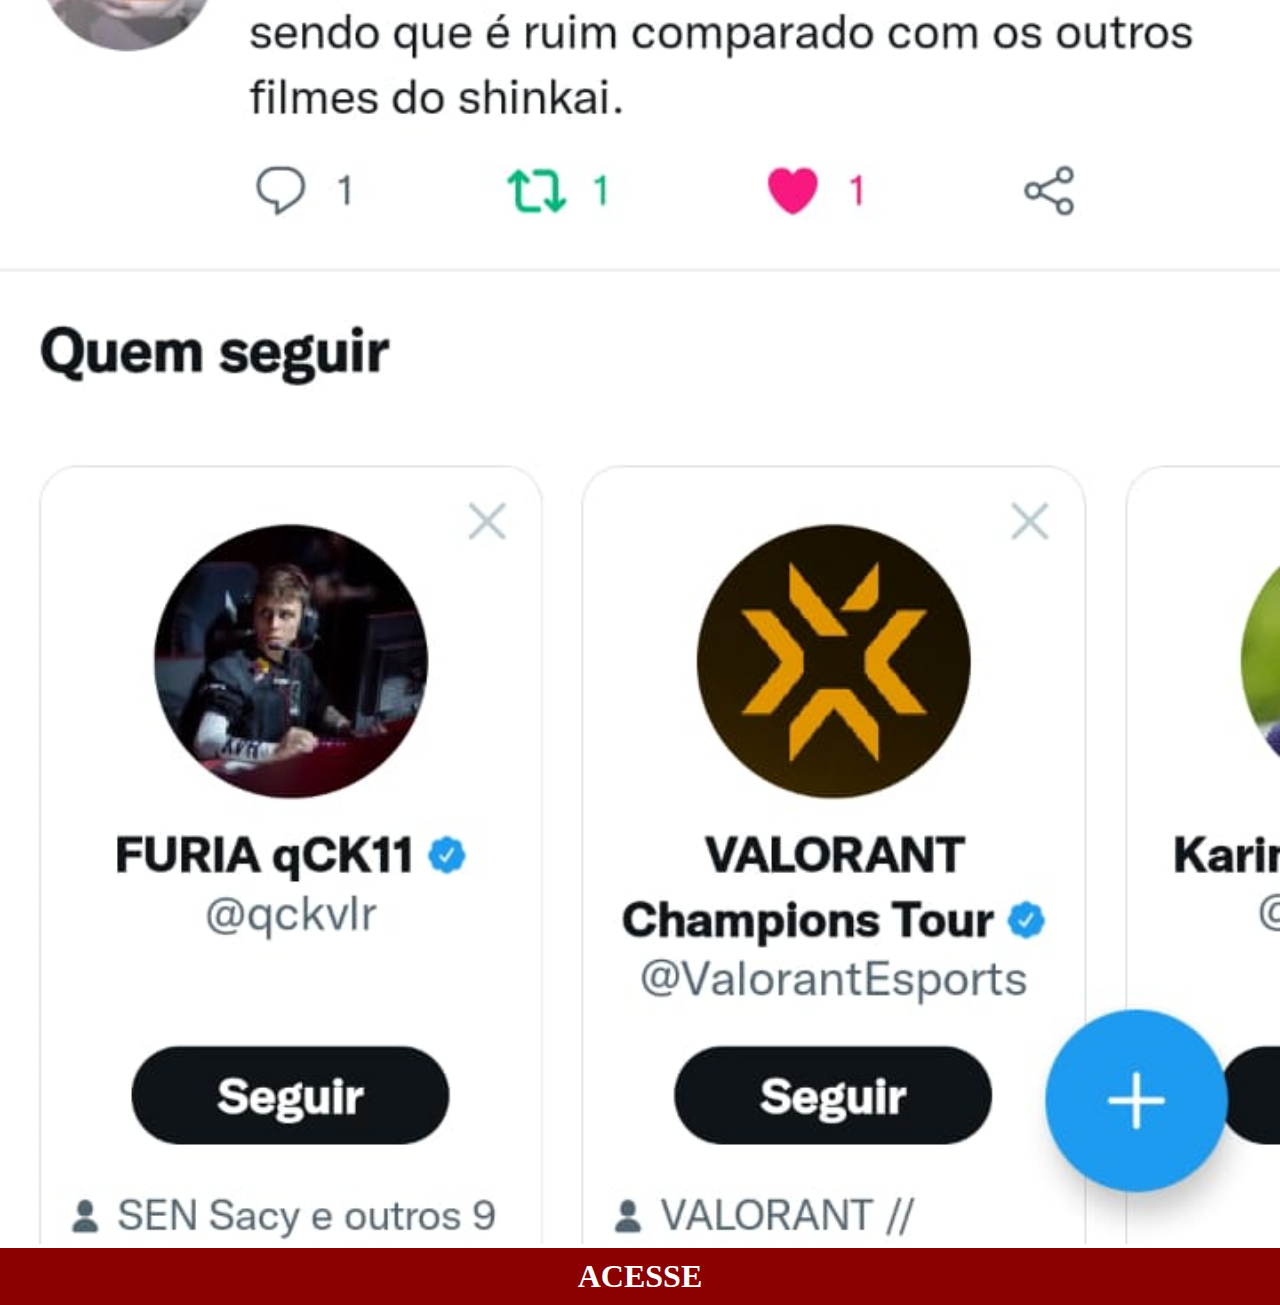
<file: twitter.html>
<!DOCTYPE html>
<html lang="pt-br">
<head>
    <meta charset="UTF-8">
    <meta http-equiv="X-UA-Compatible" content="IE=edge">
    <meta name="viewport" content="width=device-width, initial-scale=1.0">
    <title>Document</title>
    <link rel="stylesheet" href="estilo/style.css">
</head>
<body>
    <img src="pacote-d013/imagens/twittertela.jpeg" alt="Twitter">
    <a href="https://twitter.com/MenesesErivaldo" target="_blank">ACESSE</a>
</body>
</html>
</file>
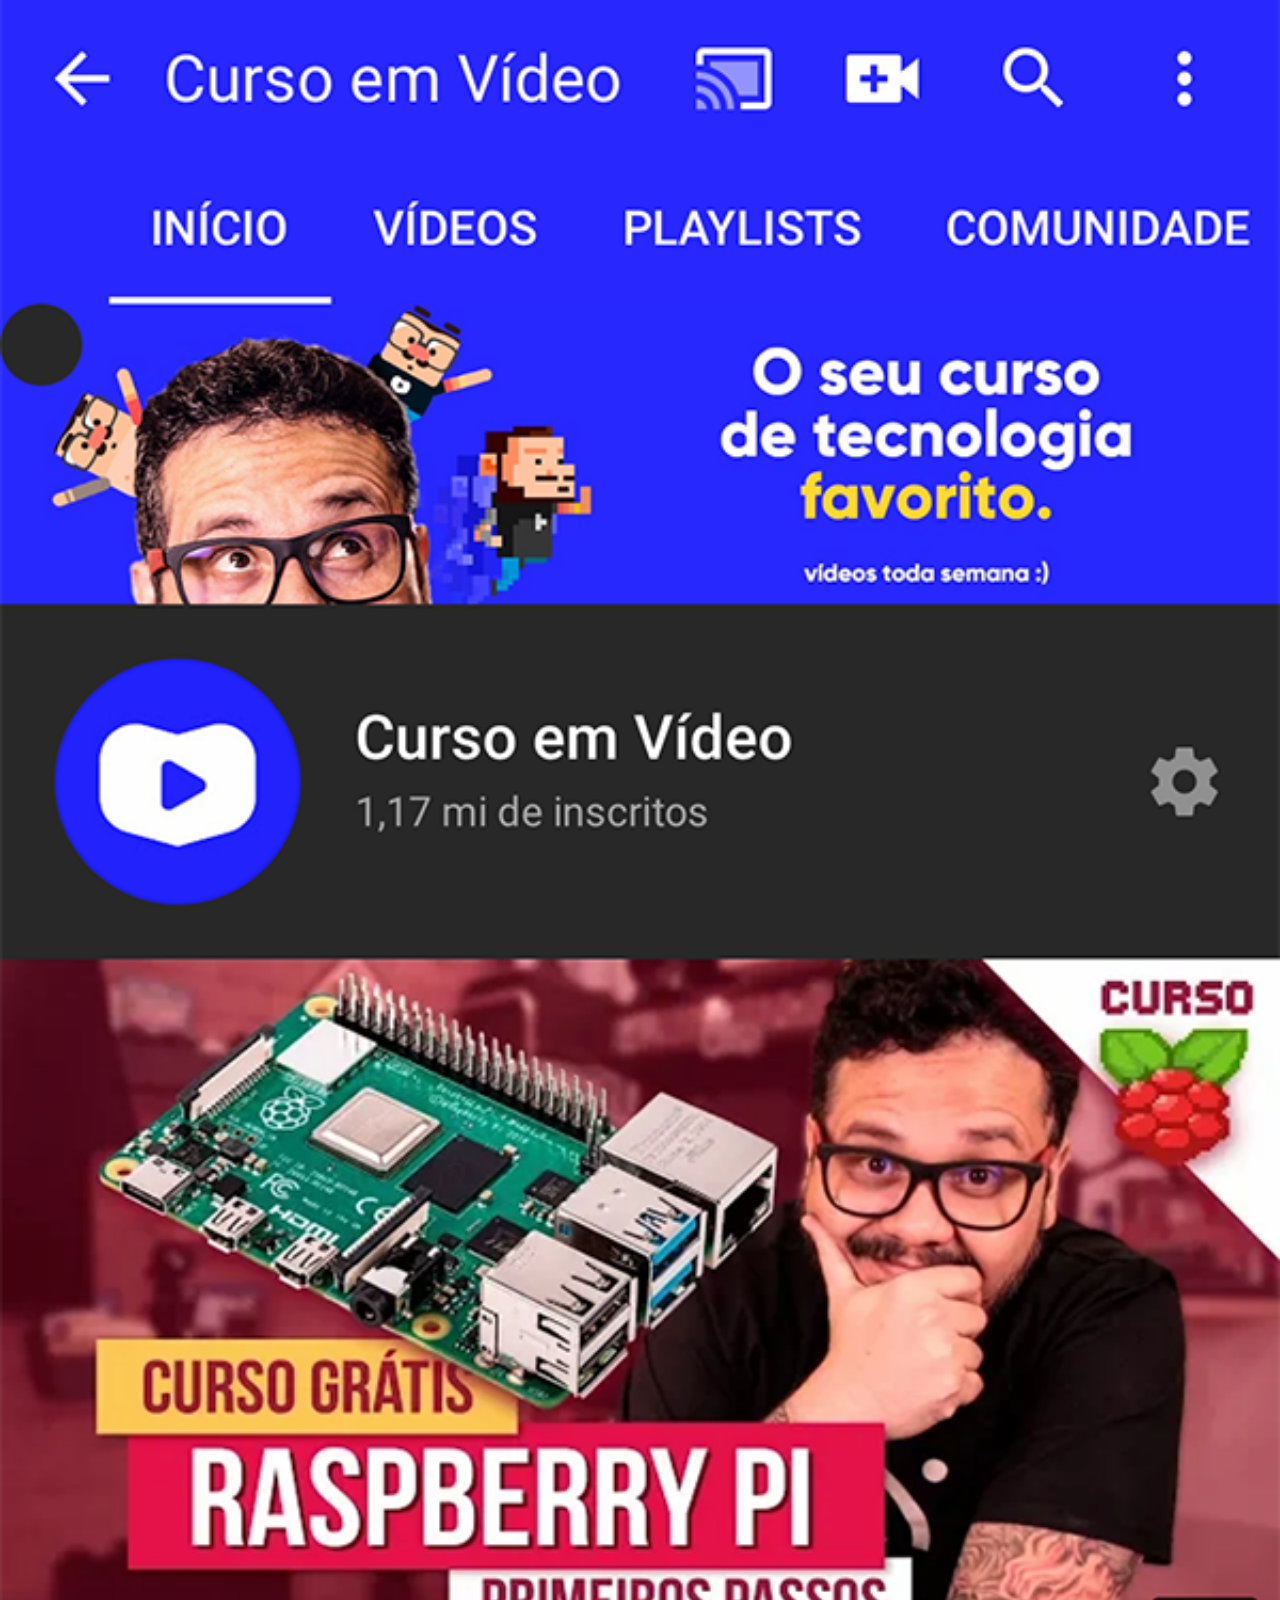
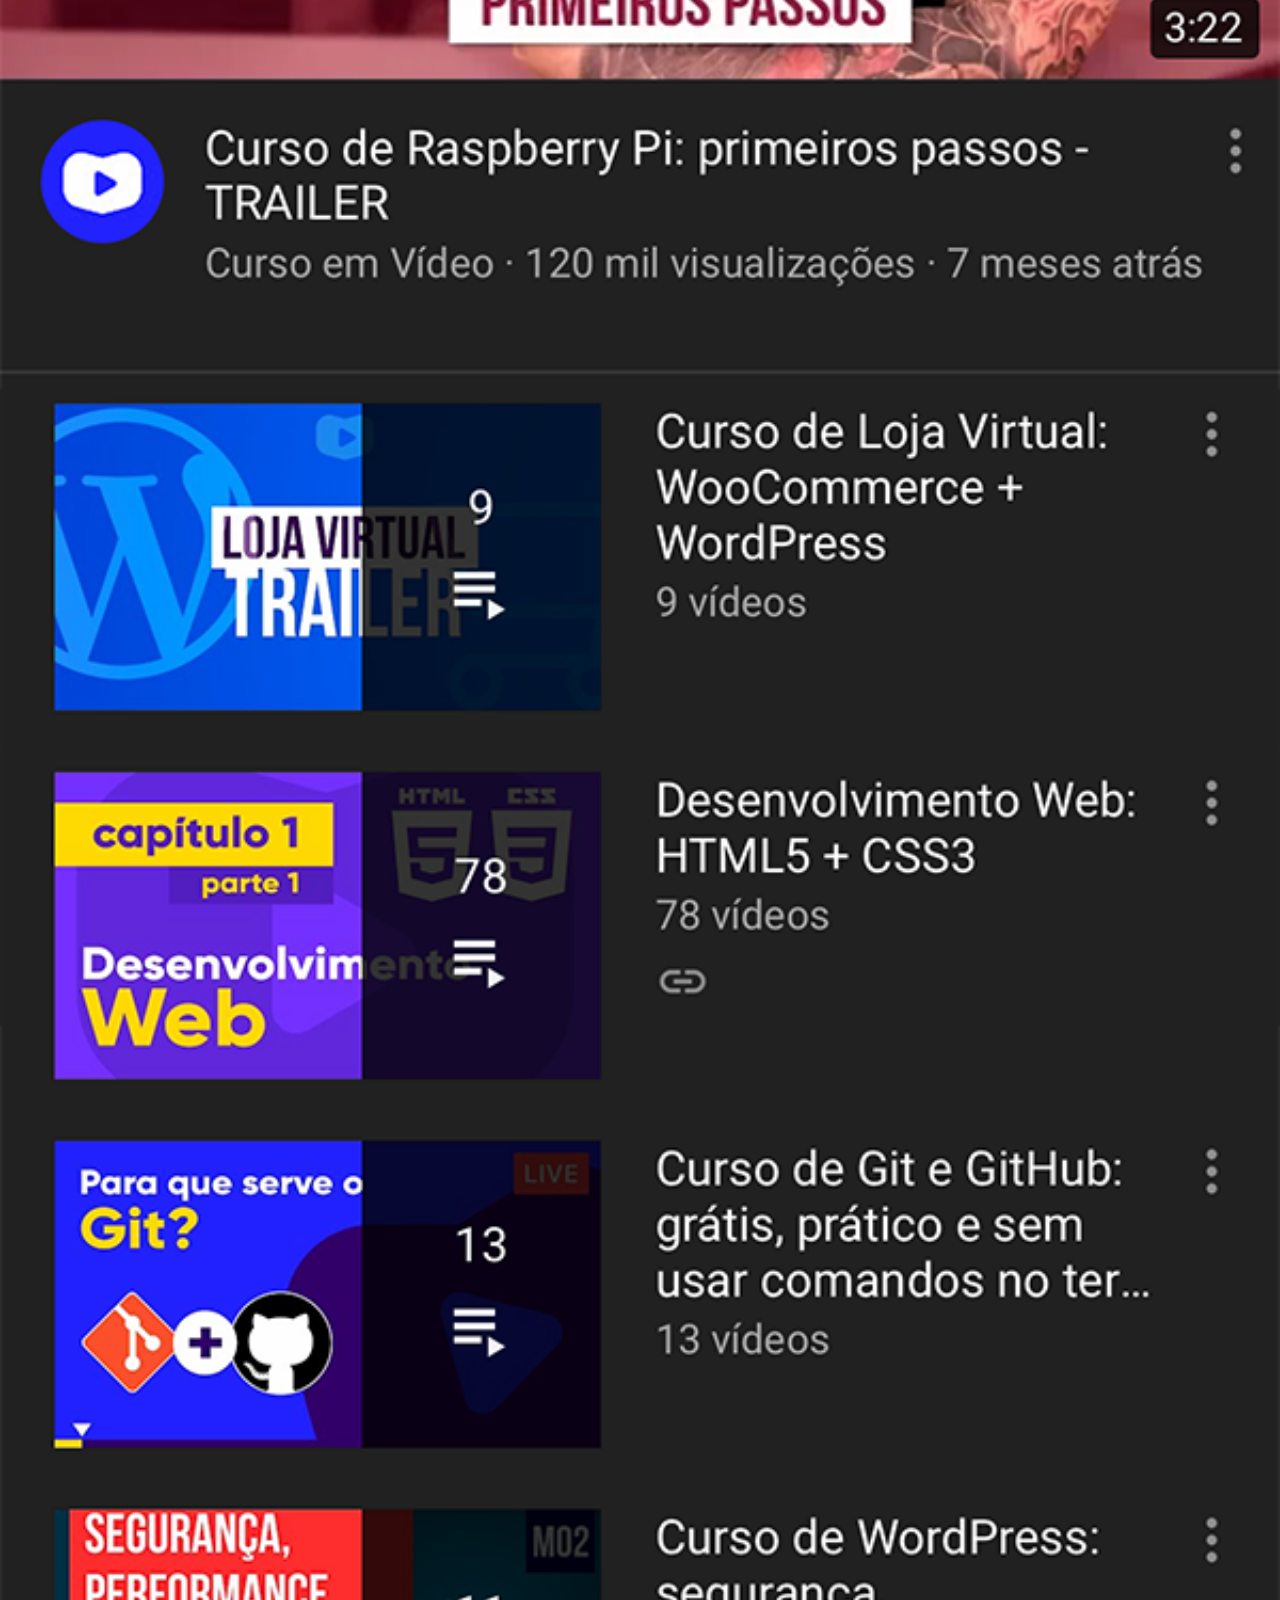
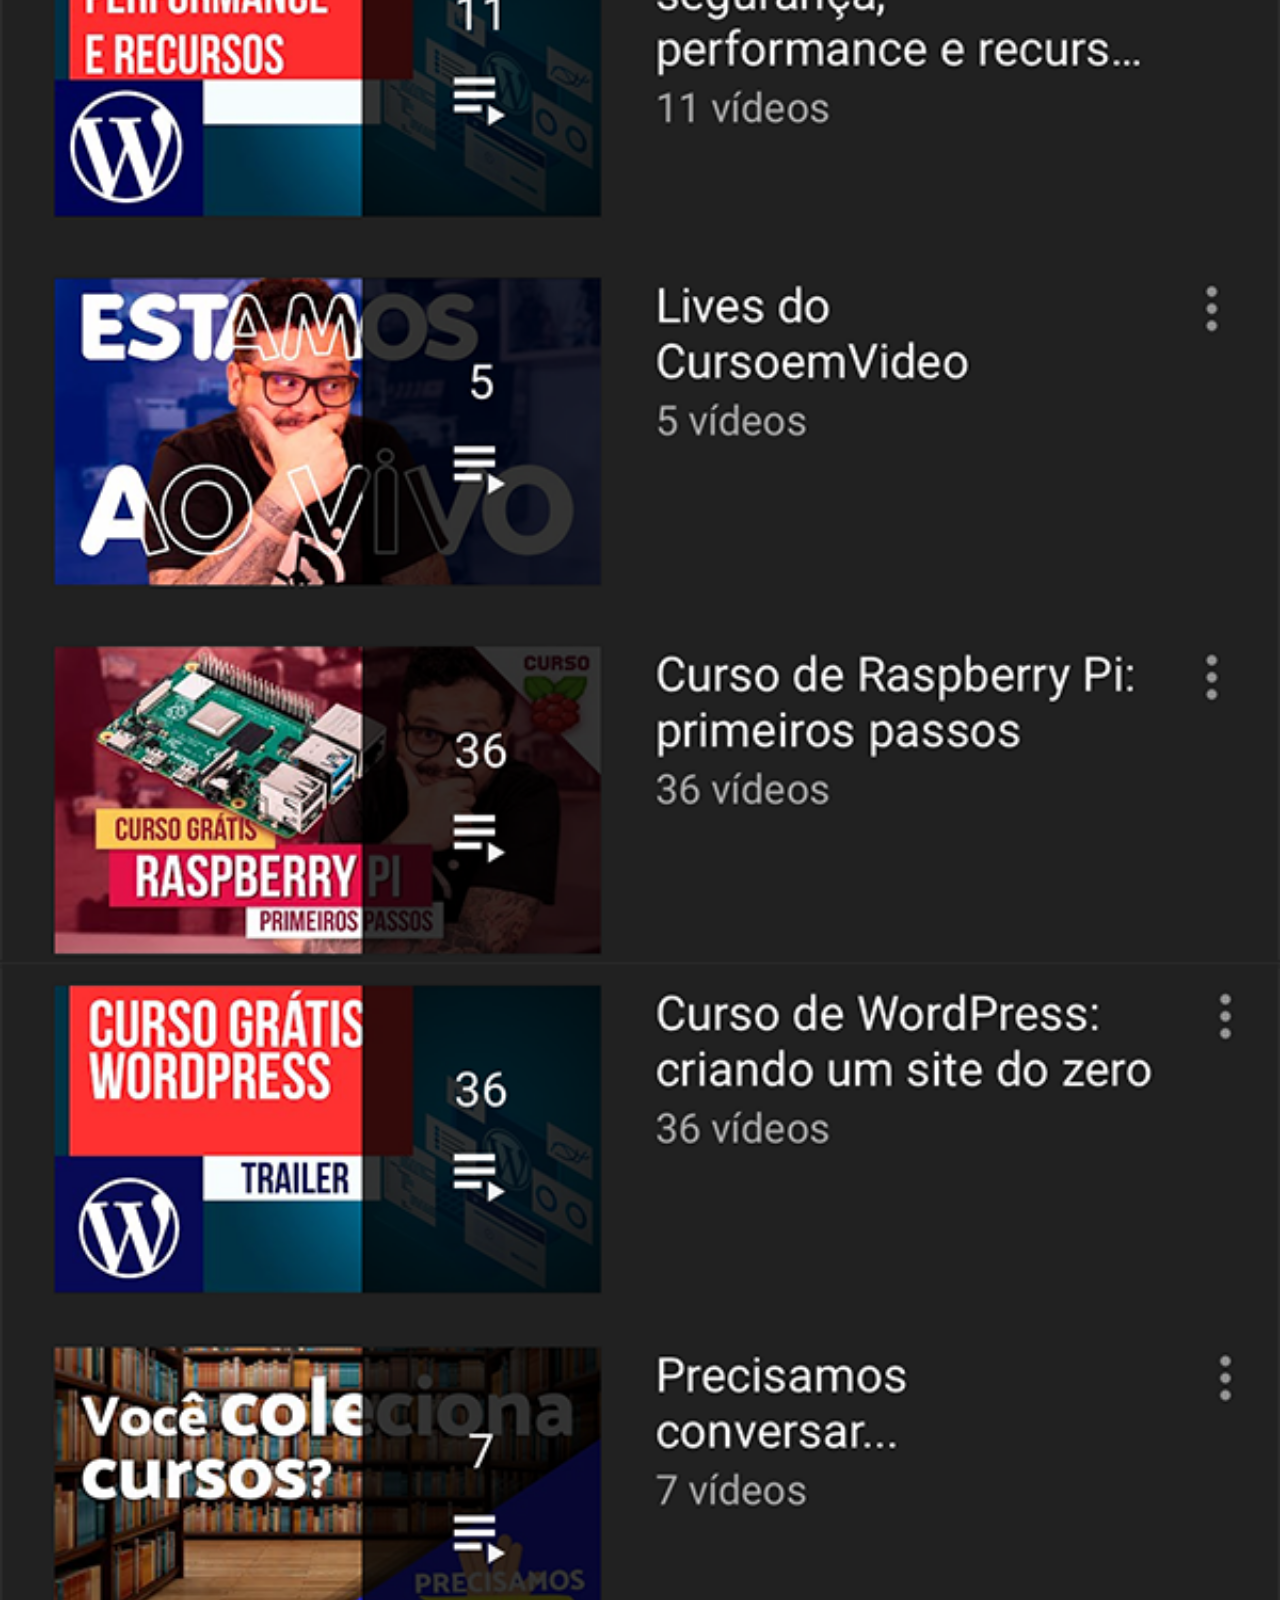
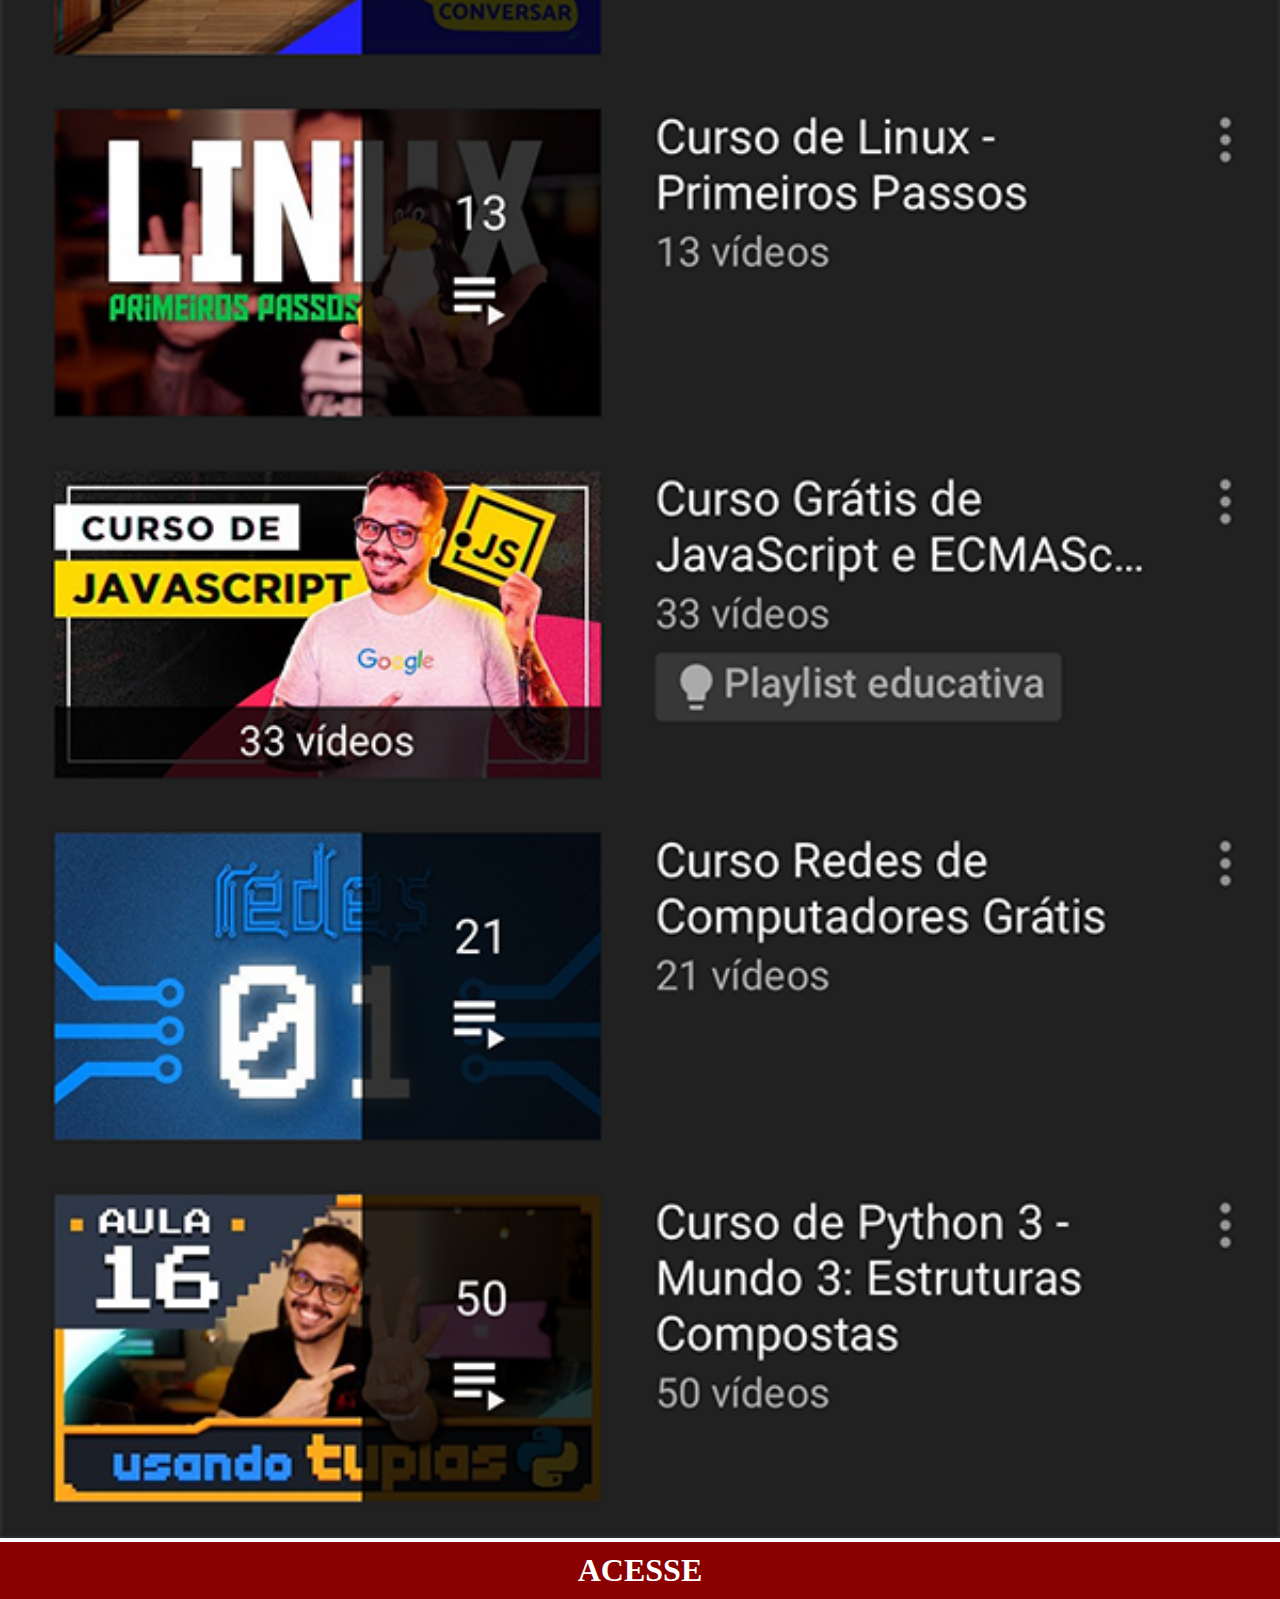
<file: youtube.html>
<!DOCTYPE html>
<html lang="pt-br">
<head>
    <meta charset="UTF-8">
    <meta http-equiv="X-UA-Compatible" content="IE=edge">
    <meta name="viewport" content="width=device-width, initial-scale=1.0">
    <title>Meu Youtube</title>
    <link rel="stylesheet" href="estilo/style.css">
</head>
<body>
    <img src="pacote-d013/imagens/tela-youtube.png" alt="YouTube">
    <a href="https://www.youtube.com/@roadtoninja9412/videos" target="_blank">ACESSE</a>
</body>
</html>
</file>
<file: estilos/style.css>
@charset "UTF-8";

*{
    margin: 0px;
    padding: 0px;
    font-family: Arial, Helvetica, sans-serif;
}

::-webkit-scrollbar{
    width: 0px;
    height: 0px;
}

html, body{
    height: 100vh;
    width: 100vw;
    background-color: black;
}

body{
    background: url('../pacote-d013/imagens/fundo-madeira.jpg')no-repeat top center;
    background-size: cover;
    background-attachment: fixed;
}

main{
    height: 100vh;
    position: relative;
}

section#telefone{
    position: absolute;
    top: 50%;
    left: 50%;
    transform: translate(-50%, -50%);

    height: 665px;
    width: 299px;
    background:url('../pacote-d013/imagens/redminote10.png') no-repeat;
    
    
}
iframe#tela{
    position: relative;
    top: 13px;
    left: 14px;
    width: 270px;
    height: 600px;
    border-radius: 20px;
}

section#redes{
    text-align: right;

}

section#redes img{
    border-radius: 50%;
    width: 50px;
    margin: 5px;
    box-sizing: border-box;
}

section#redes img:hover{
    border: 2px solid white;
    transform: translate(-3px, -3px);
    transition: 0.5s;
}
</file>
<file: estilo/style.css>
*{
    margin: 0px;
    padding: 0px;
}
::-webkit-scrollbar{
    width: 0px;
    height: 0px;
}

img{
    width: 100vw;
}

a{
    display: block;
    background-color: darkred;
    color: white;
    padding: 10px;
    text-decoration: none;
    text-align: center;
    font-weight: bolder;
    font-size: 2em;
}
</file>
